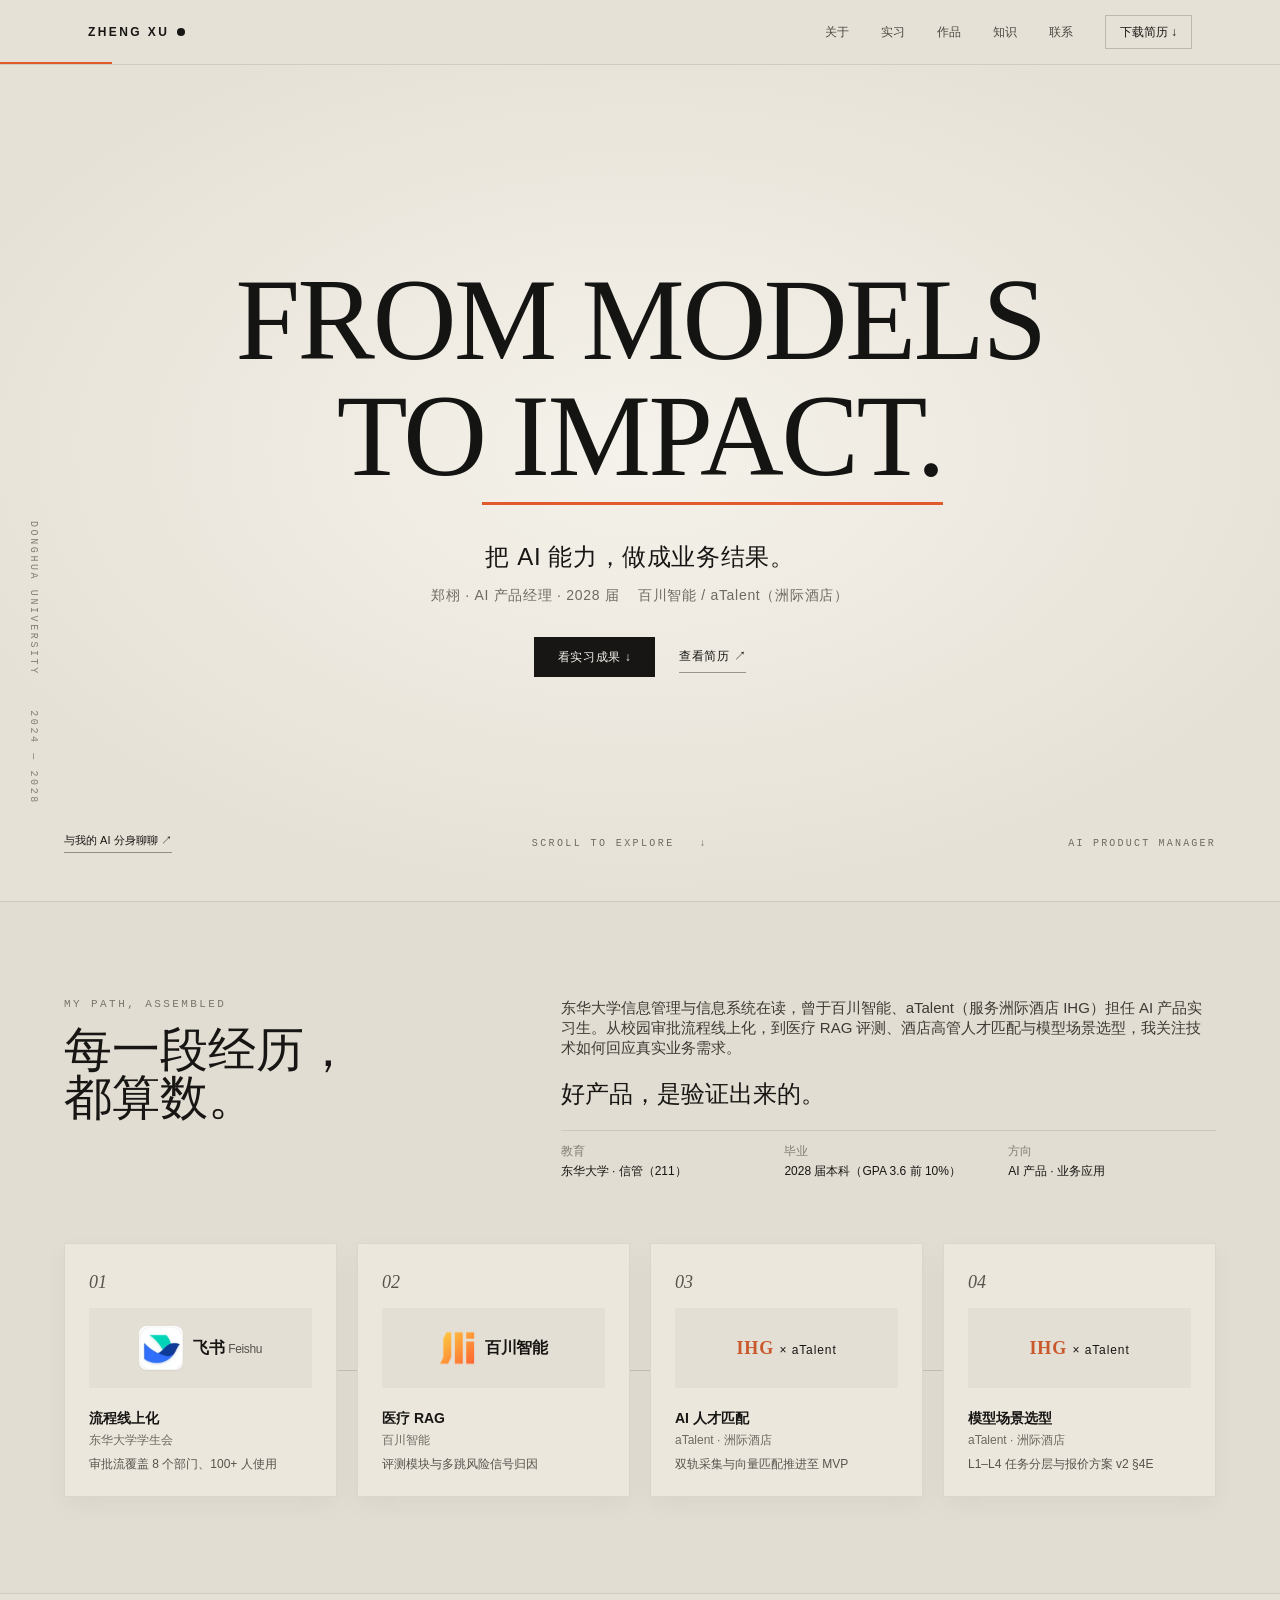
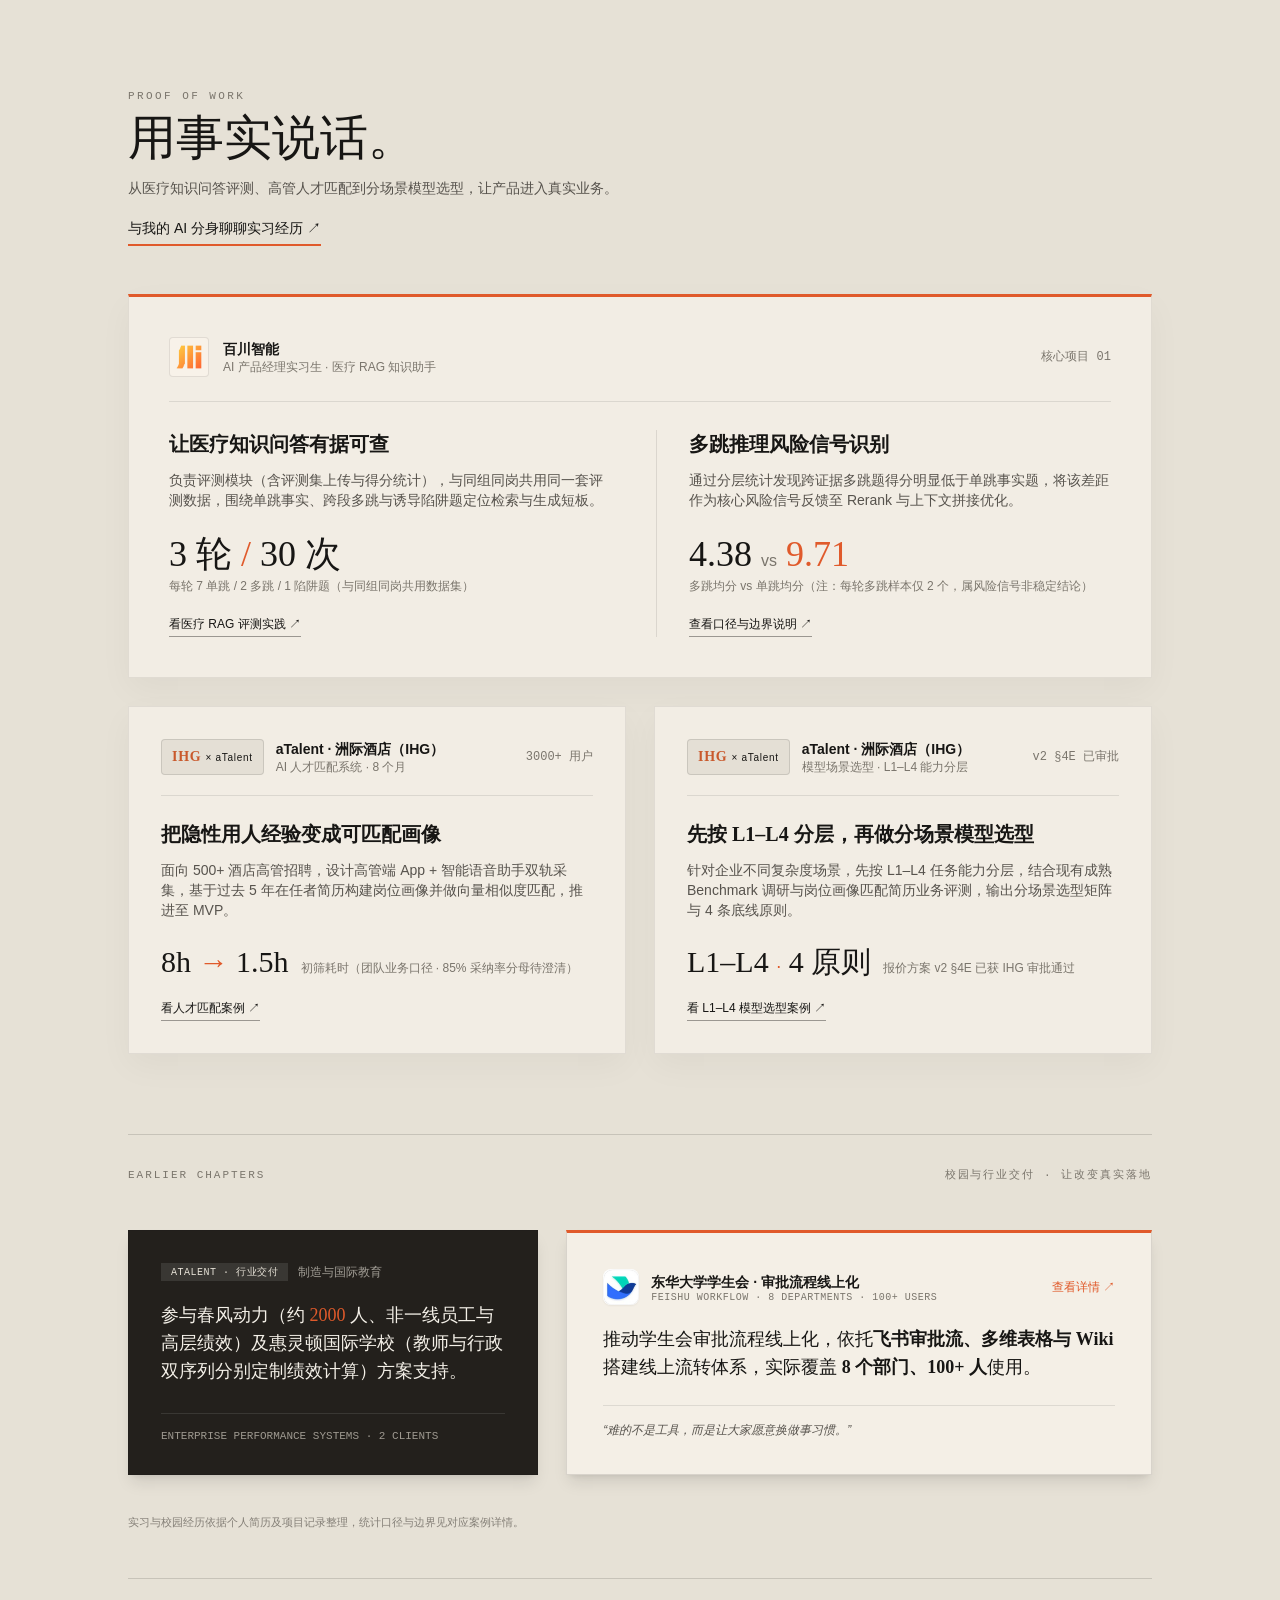
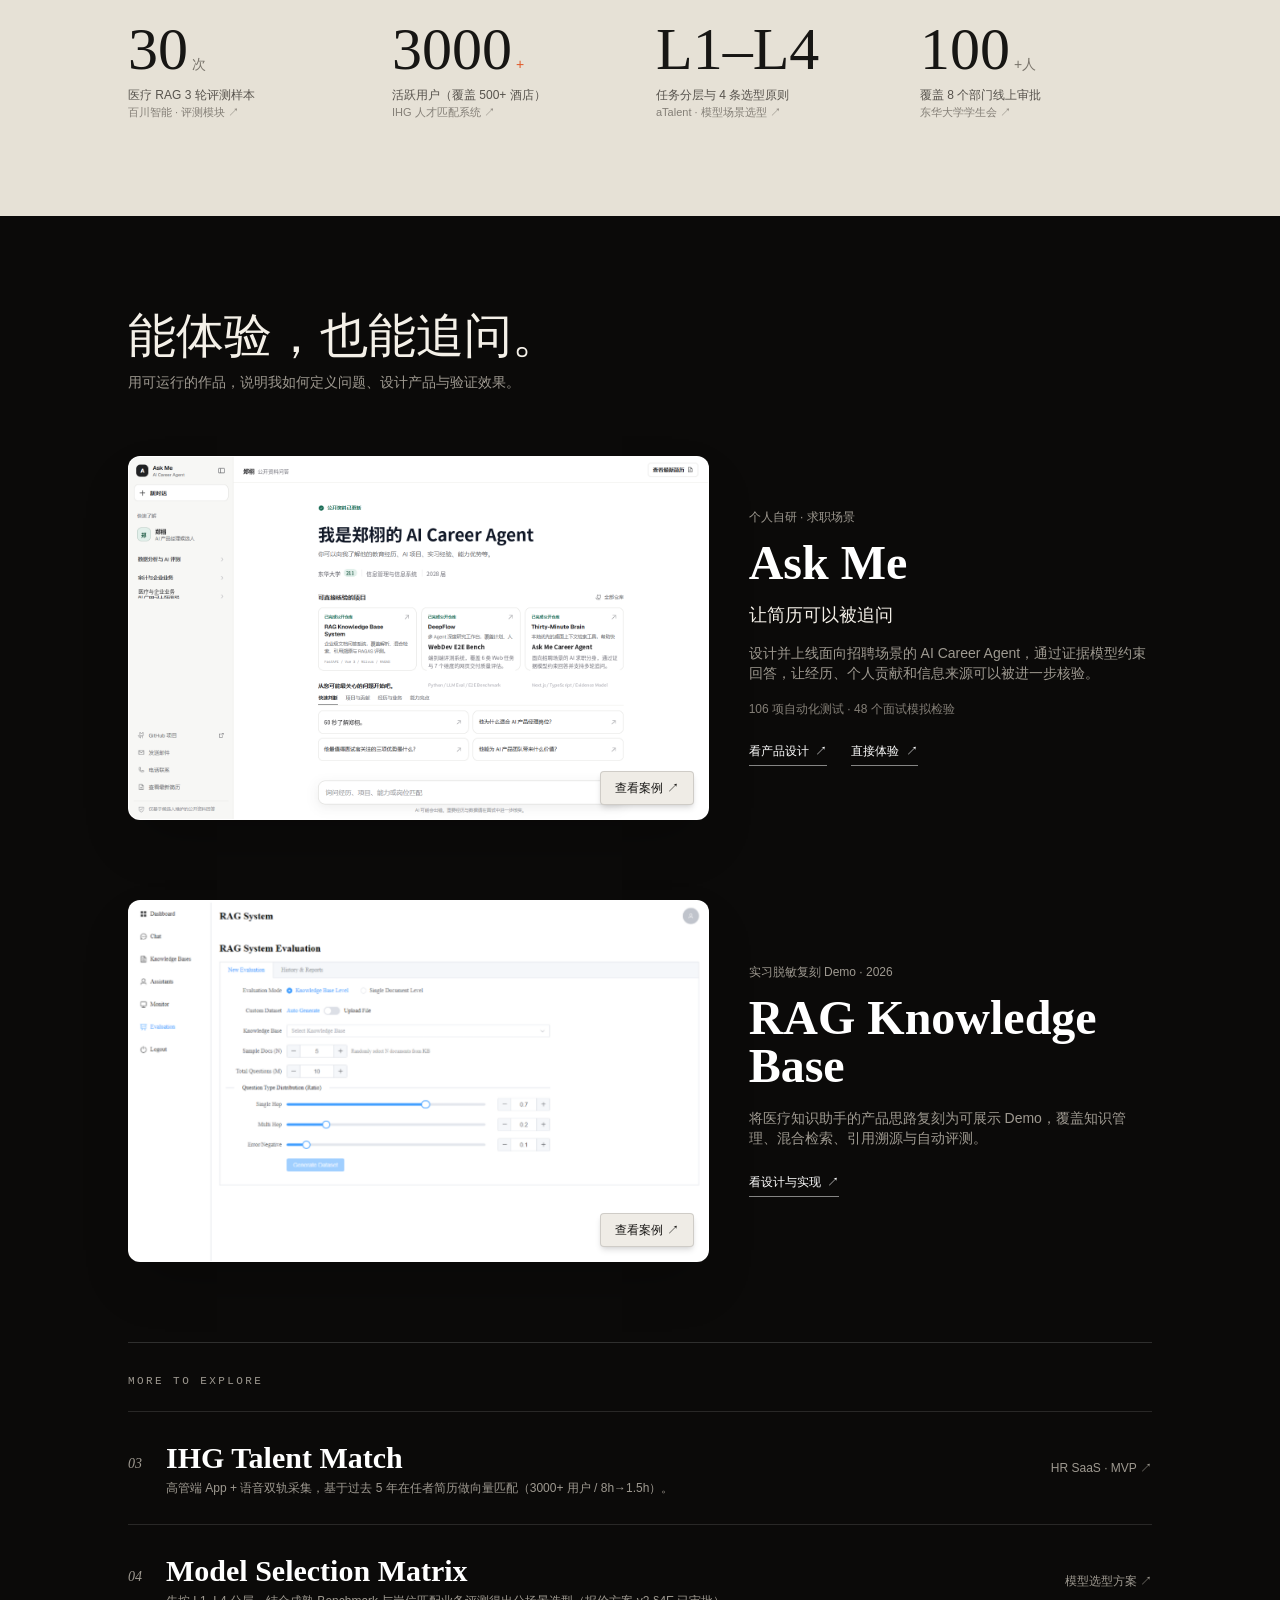
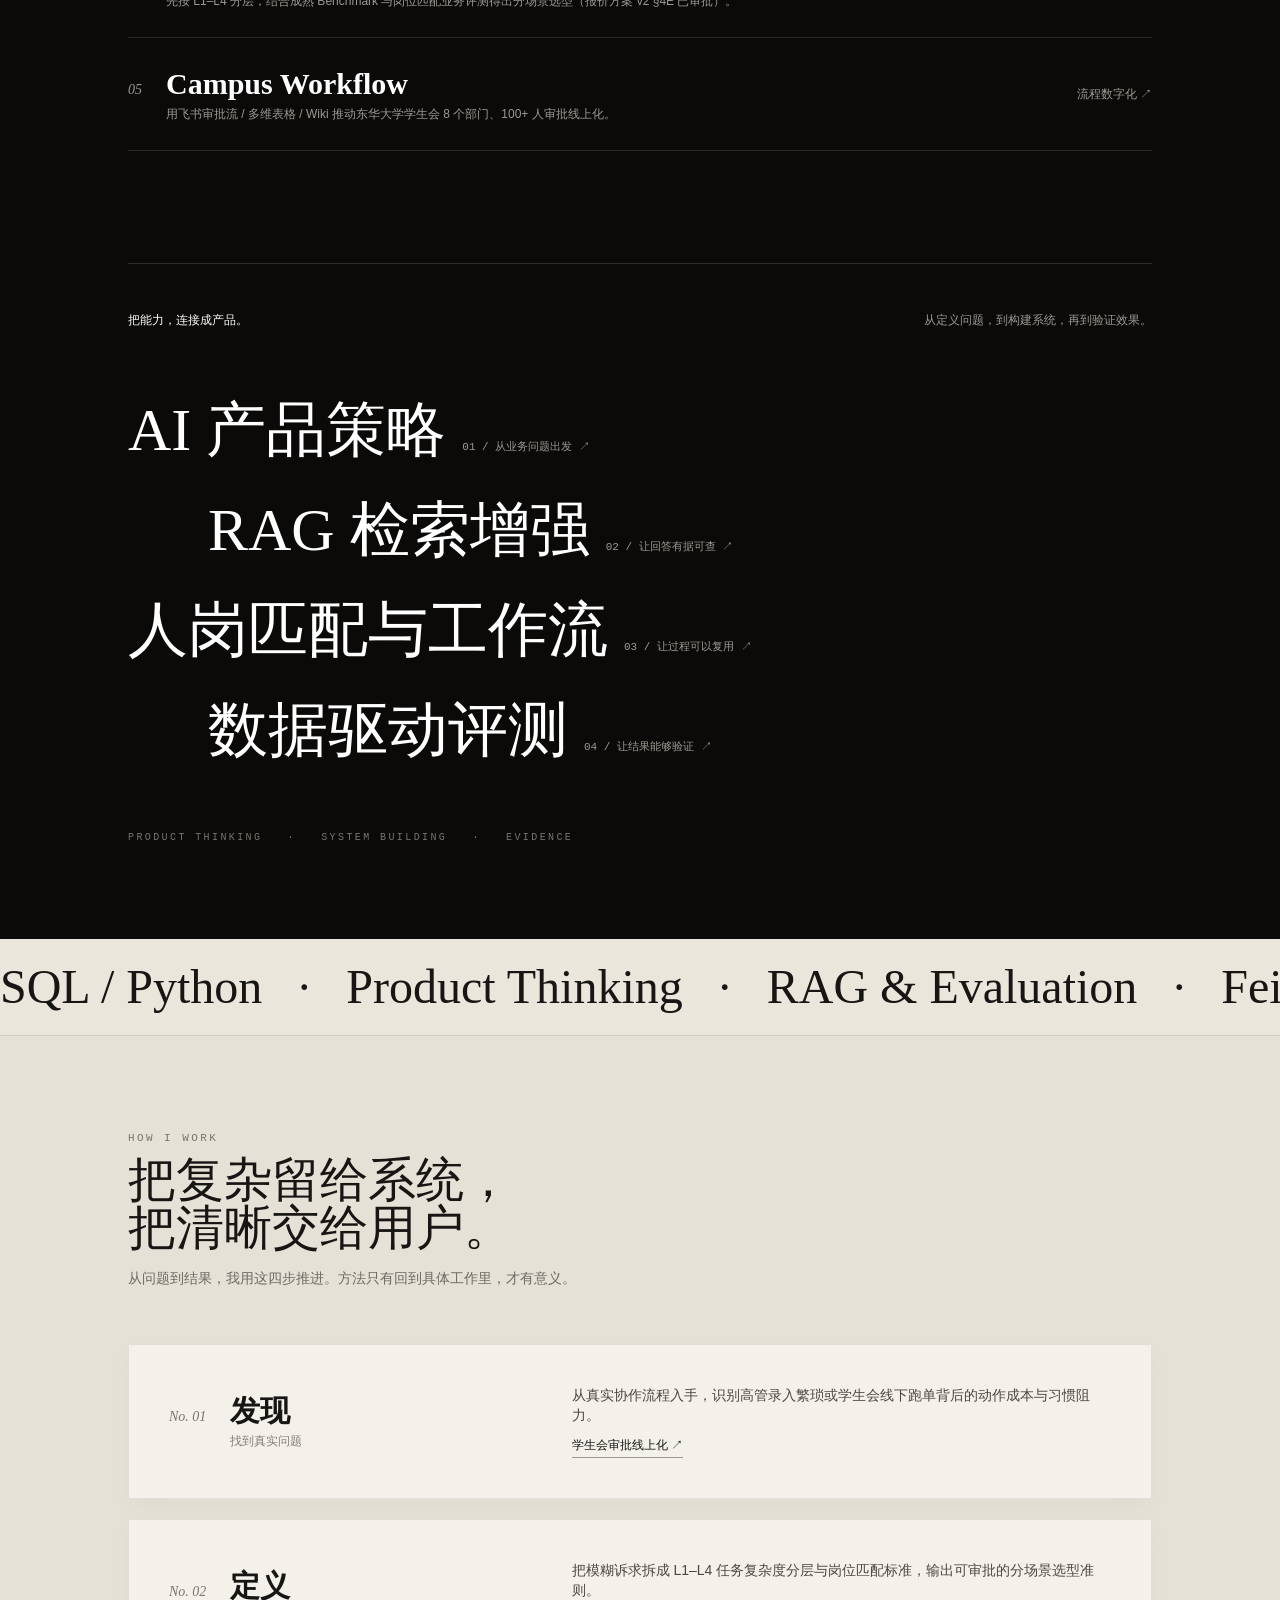
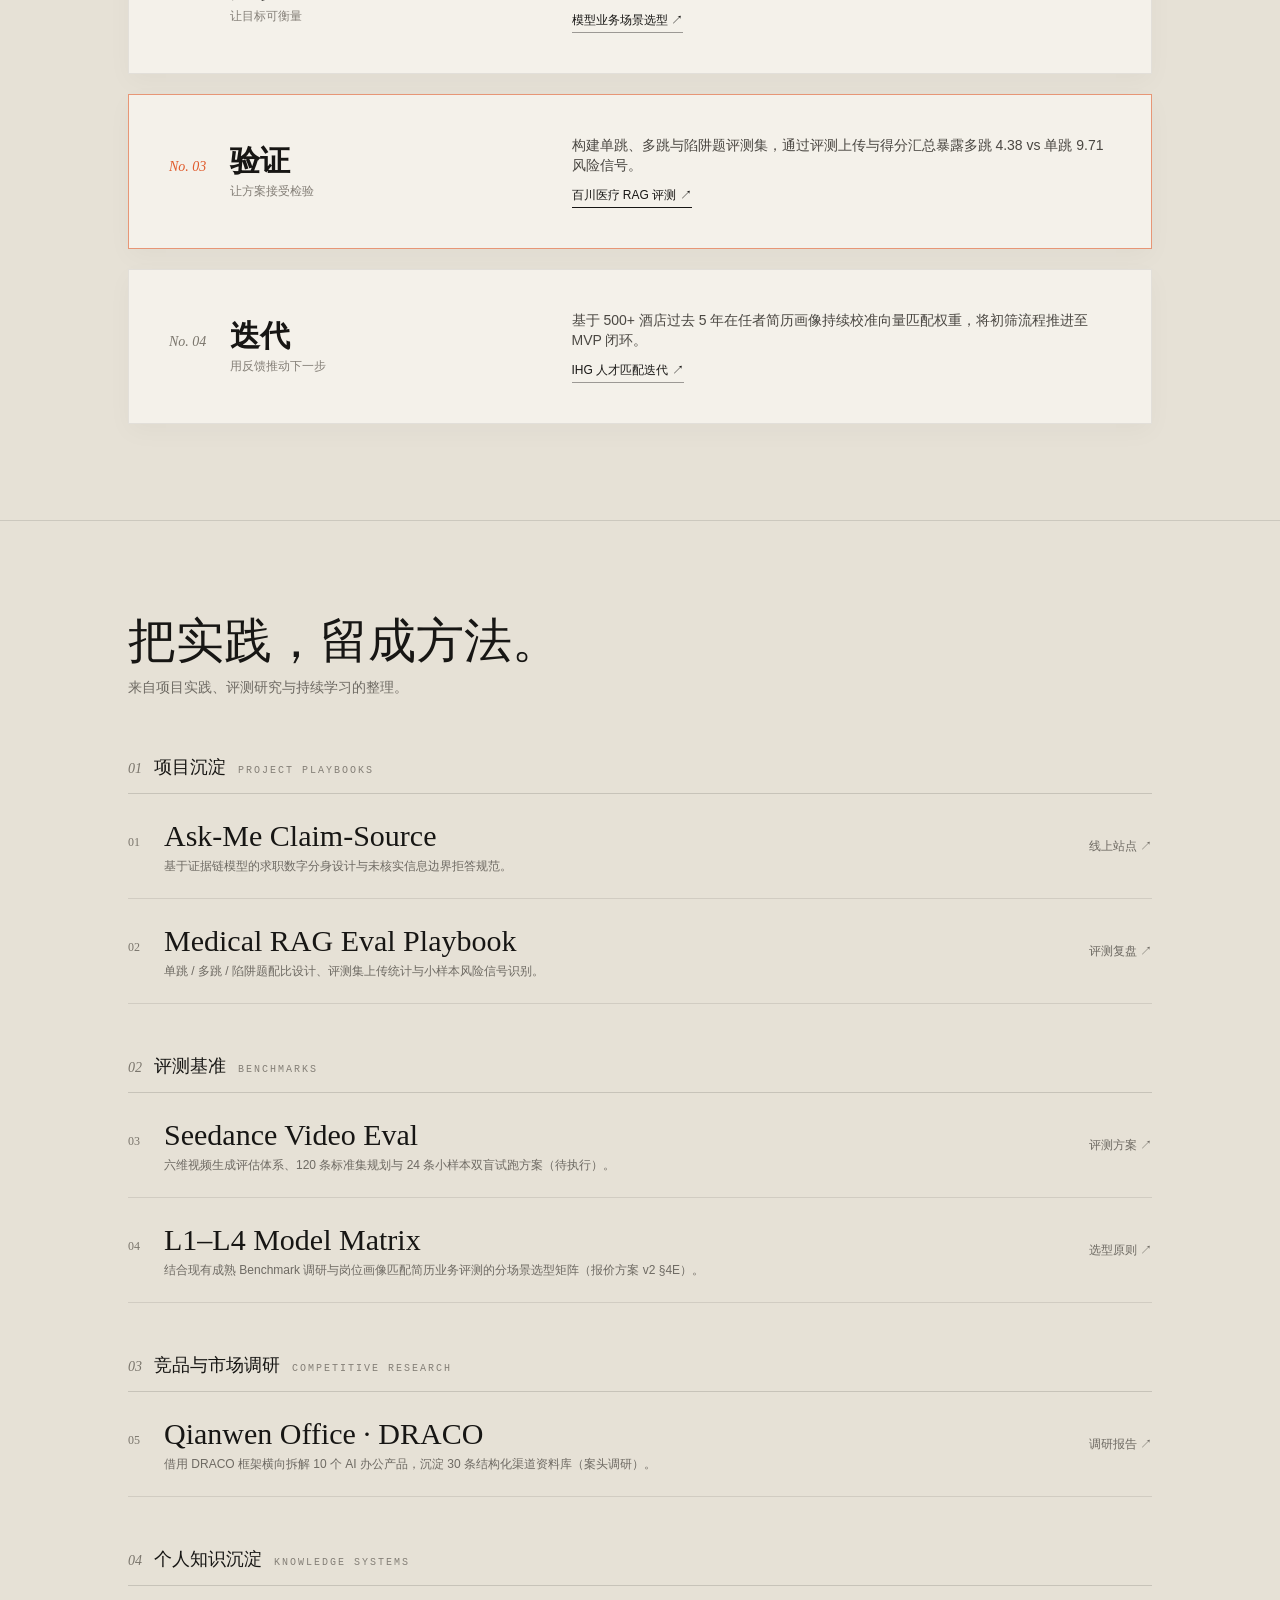
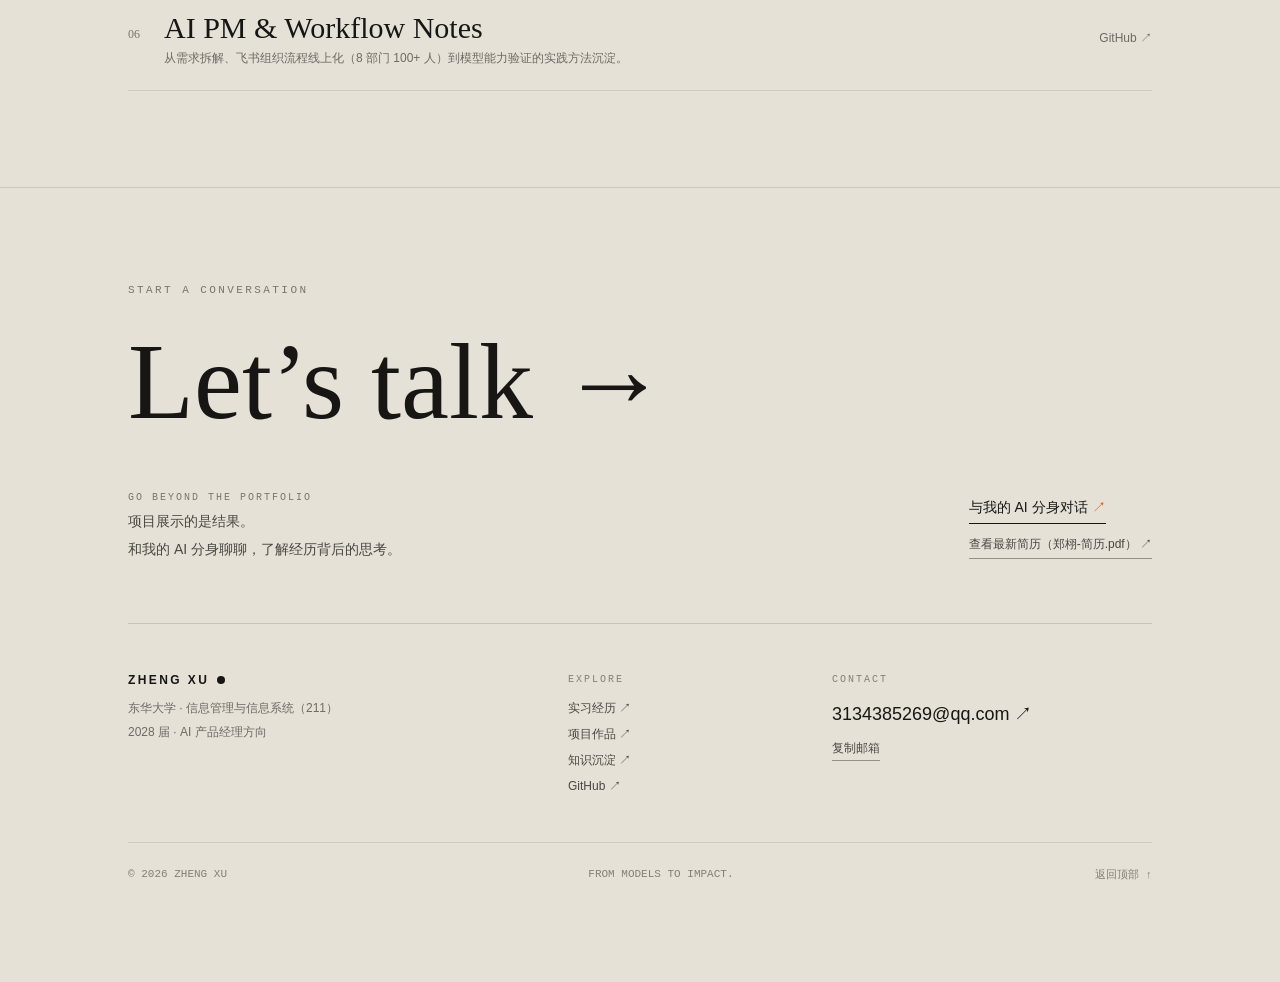
<file: index.html>
<!DOCTYPE html>
<html lang="zh-CN">
<head>
  <meta charset="UTF-8" />
  <meta name="viewport" content="width=device-width, initial-scale=1.0" />
  <title>郑栩 ZHENG XU — AI 产品经理作品集</title>
  <link rel="stylesheet" href="assets/css/style.css" />
</head>
<body class="selection:bg-[#e05a2b]/20 selection:text-[#171614]">

  <!-- 0. Top Navigation -->
  <header class="sticky top-0 z-40 bg-[#e6e1d6]/95 backdrop-blur-md border-b border-[#171614]/10 relative">
    <div class="max-w-6xl mx-auto px-4 sm:px-6 h-16 flex items-center justify-between">
      <a href="#heroWrap" class="flex items-center gap-2 text-xs tracking-[0.2em] font-semibold uppercase text-[#171614] whitespace-nowrap">
        <span>ZHENG XU</span>
        <span class="w-2 h-2 rounded-full bg-[#171614] inline-block"></span>
      </a>

      <nav class="flex items-center gap-3 sm:gap-8 text-xs text-[#4a4742] whitespace-nowrap">
        <a href="#studio" class="hover:text-[#171614] transition-colors">关于</a>
        <a href="#proof" class="hover:text-[#171614] transition-colors">实习</a>
        <a href="#work" class="hover:text-[#171614] transition-colors">作品</a>
        <a href="#knowledge" class="hover:text-[#171614] transition-colors">知识</a>
        <a href="#contact" class="hover:text-[#171614] transition-colors">联系</a>
        <a href="resume.pdf" target="_blank" rel="noopener noreferrer" download="郑栩-简历.pdf" class="resume-link px-2.5 sm:px-3.5 py-1.5 sm:py-2 border border-[#171614]/20 hover:border-[#171614] text-[#171614] text-xs transition-colors whitespace-nowrap">
          下载简历 ↓
        </a>
      </nav>
    </div>
    <!-- Subtle orange progress bar accent on header bottom -->
    <div class="h-[2px] w-28 bg-[#e05a2b] absolute bottom-0 left-0"></div>
  </header>

  <main>
    <!-- 1. HERO (Exact match to image_2.png) -->
    <section id="heroWrap" class="hero-spotlight relative min-h-[calc(100vh-4rem)] flex flex-col justify-between py-12 px-6">
      <!-- Left vertical school marker -->
      <div class="hidden lg:block absolute left-7 bottom-24 vertical-text font-mono-code text-[10px] tracking-[0.26em] text-[#847f77] uppercase">
        DONGHUA UNIVERSITY &nbsp;&nbsp; 2024 — 2028
      </div>

      <div class="flex-1 flex flex-col items-center justify-center text-center max-w-5xl mx-auto my-auto pt-8 pb-6">
        <h1 class="font-didone text-6xl sm:text-8xl md:text-[116px] leading-[0.98] tracking-[-0.02em] font-normal text-[#141413] uppercase select-none">
          FROM MODELS<br />
          <span class="inline-block relative">
            TO IMPACT.
            <span class="block h-[3px] bg-[#e05a2b] w-[76%] ml-auto mt-2"></span>
          </span>
        </h1>

        <p class="mt-9 text-xl sm:text-2xl text-[#171614] font-normal tracking-wide">
          把 AI 能力，做成业务结果。
        </p>

        <p class="mt-3 text-xs sm:text-sm text-[#6e6a63] tracking-wider">
          郑栩 · AI 产品经理 · 2028 届 &nbsp;&nbsp; 百川智能 / aTalent（洲际酒店）
        </p>

        <div class="mt-8 flex items-center justify-center gap-6">
          <a href="#studio" onclick="event.preventDefault(); document.getElementById('studio').scrollIntoView({ behavior: 'smooth' });" class="px-6 py-3 bg-[#171614] hover:bg-[#e05a2b] text-[#f5f2eb] text-xs tracking-wider transition-colors cursor-pointer">
            看实习成果 ↓
          </a>
          <a href="resume.pdf" target="_blank" rel="noopener noreferrer" class="resume-link py-2 border-b border-[#171614]/40 hover:border-[#171614] text-xs text-[#171614] tracking-wider transition-colors">
            查看简历 ↗
          </a>
        </div>
      </div>

      <!-- Bottom 3-column bar inside Hero -->
      <div class="max-w-6xl w-full mx-auto pt-4 flex items-center justify-between text-[11px] text-[#6e6a63]">
        <a href="https://kiecoo642-cpu.github.io/ask-me-zhengxu/" target="_blank" rel="noopener noreferrer" class="pb-1 border-b border-[#171614]/40 text-[#171614] hover:text-[#e05a2b] hover:border-[#e05a2b] transition-colors">
          与我的 AI 分身聊聊 ↗
        </a>
        <a href="#studio" onclick="event.preventDefault(); document.getElementById('studio').scrollIntoView({ behavior: 'smooth' });" class="font-mono-code text-[10px] tracking-[0.24em] uppercase hover:text-[#171614] transition-colors cursor-pointer">SCROLL TO EXPLORE &nbsp; ↓</a>
        <span class="font-mono-code text-[10px] tracking-[0.22em] uppercase hidden sm:inline">AI PRODUCT MANAGER</span>
      </div>
    </section>

    <!-- 2. MY PATH, ASSEMBLED (4 Core Experience Path Cards: Feishu -> Baichuan RAG -> IHG Talent Match -> L1-L4 Model Selection) -->
    <section id="studio" class="py-24 px-6 border-t border-[#171614]/10 bg-[#e2ddd2]">
      <div class="max-w-6xl mx-auto">
        <!-- Top 2-column intro -->
        <div class="grid grid-cols-1 lg:grid-cols-12 gap-10 items-start mb-16">
          <div class="lg:col-span-5">
            <div class="font-mono-code text-[11px] tracking-[0.22em] uppercase text-[#7a756c] mb-4">MY PATH, ASSEMBLED</div>
            <h2 class="font-serif-cn text-4xl sm:text-5xl leading-[1.22] font-normal text-[#171614]">
              每一段经历，<br />都算数。
            </h2>
          </div>

          <div class="lg:col-span-7 space-y-5 text-[#3d3a35]">
            <p class="text-sm sm:text-[15px] leading-relaxed">
              东华大学信息管理与信息系统在读，曾于百川智能、aTalent（服务洲际酒店 IHG）担任 AI 产品实习生。从校园审批流程线上化，到医疗 RAG 评测、酒店高管人才匹配与模型场景选型，我关注技术如何回应真实业务需求。
            </p>
            <p class="font-serif-cn text-xl sm:text-2xl text-[#171614]">
              好产品，是验证出来的。
            </p>

            <div class="pt-3 grid grid-cols-3 gap-4 border-t border-[#171614]/10 text-xs">
              <div>
                <div class="text-[#847f77] mb-1">教育</div>
                <div class="text-[#171614] font-medium">东华大学 · 信管（211）</div>
              </div>
              <div>
                <div class="text-[#847f77] mb-1">毕业</div>
                <div class="text-[#171614] font-medium">2028 届本科（GPA 3.6 前 10%）</div>
              </div>
              <div>
                <div class="text-[#847f77] mb-1">方向</div>
                <div class="text-[#171614] font-medium">AI 产品 · 业务应用</div>
              </div>
            </div>
          </div>
        </div>

        <!-- 4 Horizontal Path Cards (Removed old 01 school card; Feishu uses official SVG logo; last card focuses purely on Model Selection) -->
        <div class="relative">
          <div class="hidden md:block absolute top-1/2 left-0 right-0 h-[1px] bg-[#171614]/15 -z-0"></div>
          <div class="grid grid-cols-1 sm:grid-cols-2 lg:grid-cols-4 gap-5 relative z-10">
            <!-- Card 1: 东华大学学生会 (Official Feishu Logo) -->
            <div class="path-card p-6 flex flex-col justify-between cursor-pointer" onclick="openCase('dh-student-union')">
              <div>
                <div class="font-didone italic text-lg text-[#57534d] mb-3">01</div>
                <div class="h-20 bg-[#e4dfd5] flex items-center justify-center gap-2.5 mb-5 px-3">
                  <img src="assets/img/feishu-logo.png" alt="飞书 Feishu Logo" class="w-11 h-11 rounded-lg object-contain shadow-sm" />
                  <span class="font-bold text-base tracking-tight text-[#171614]">飞书 <span class="font-normal text-xs text-[#57534d]">Feishu</span></span>
                </div>
                <h3 class="font-bold text-sm text-[#171614] mb-1">流程线上化</h3>
                <div class="text-xs text-[#6e6a63]">东华大学学生会</div>
              </div>
              <div class="text-xs text-[#57534d] mt-2">审批流覆盖 8 个部门、100+ 人使用</div>
            </div>

            <!-- Card 2: 百川智能 · 医疗 RAG -->
            <div class="path-card p-6 flex flex-col justify-between cursor-pointer" onclick="openCase('baichuan-medical-rag')">
              <div>
                <div class="font-didone italic text-lg text-[#57534d] mb-3">02</div>
                <div class="h-20 bg-[#e4dfd5] flex items-center justify-center gap-2.5 mb-5 px-3">
                  <img src="assets/img/baichuan-logo.png" alt="百川智能 Logo" class="w-9 h-9 object-contain" />
                  <span class="font-bold text-base tracking-tight text-[#171614]">百川智能</span>
                </div>
                <h3 class="font-bold text-sm text-[#171614] mb-1">医疗 RAG</h3>
                <div class="text-xs text-[#6e6a63]">百川智能</div>
              </div>
              <div class="text-xs text-[#57534d] mt-2">评测模块与多跳风险信号归因</div>
            </div>

            <!-- Card 3: aTalent · 洲际酒店 人才匹配 -->
            <div class="path-card p-6 flex flex-col justify-between cursor-pointer" onclick="openCase('ihg-talent-match')">
              <div>
                <div class="font-didone italic text-lg text-[#57534d] mb-3">03</div>
                <div class="h-20 bg-[#e4dfd5] flex items-center justify-center mb-5 px-3">
                  <span class="font-didone font-bold text-lg tracking-wider text-[#c9592c]">IHG <span class="font-sans text-xs text-[#171614] font-medium">× aTalent</span></span>
                </div>
                <h3 class="font-bold text-sm text-[#171614] mb-1">AI 人才匹配</h3>
                <div class="text-xs text-[#6e6a63]">aTalent · 洲际酒店</div>
              </div>
              <div class="text-xs text-[#57534d] mt-2">双轨采集与向量匹配推进至 MVP</div>
            </div>

            <!-- Card 4: aTalent · 洲际酒店 模型场景选型 (Unified IHG × aTalent Logo!) -->
            <div class="path-card p-6 flex flex-col justify-between cursor-pointer" onclick="openCase('model-scene-selection')">
              <div>
                <div class="font-didone italic text-lg text-[#57534d] mb-3">04</div>
                <div class="h-20 bg-[#e4dfd5] flex items-center justify-center mb-5 px-3">
                  <span class="font-didone font-bold text-lg tracking-wider text-[#c9592c]">IHG <span class="font-sans text-xs text-[#171614] font-medium">× aTalent</span></span>
                </div>
                <h3 class="font-bold text-sm text-[#171614] mb-1">模型场景选型</h3>
                <div class="text-xs text-[#6e6a63]">aTalent · 洲际酒店</div>
              </div>
              <div class="text-xs text-[#57534d] mt-2">L1–L4 任务分层与报价方案 v2 §4E</div>
            </div>
          </div>
        </div>
      </div>
    </section>

    <!-- 3. PROOF OF WORK / 用事实说话 (百川 RAG #1, IHG 人才匹配 #2, IHG 模型场景选型 #3) -->
    <section id="proof" class="py-24 px-6 border-t border-[#171614]/10 bg-[#e6e1d6]">
      <div class="max-w-5xl mx-auto">
        <div class="mb-12">
          <div class="font-mono-code text-[11px] tracking-[0.22em] uppercase text-[#7a756c] mb-3">PROOF OF WORK</div>
          <h2 class="font-serif-cn text-4xl sm:text-5xl font-normal text-[#171614] mb-4">用事实说话。</h2>
          <p class="text-sm text-[#57534d] mb-5">从医疗知识问答评测、高管人才匹配到分场景模型选型，让产品进入真实业务。</p>
          <a href="https://kiecoo642-cpu.github.io/ask-me-zhengxu/" target="_blank" rel="noopener noreferrer" class="inline-block pb-1.5 border-b-2 border-[#e05a2b] text-sm font-medium text-[#171614] hover:text-[#e05a2b] transition-colors">
            与我的 AI 分身聊聊实习经历 ↗
          </a>
        </div>

        <!-- Featured First Card: 百川智能 · 医疗 RAG (Placed #1 with official Baichuan Logo) -->
        <div class="proof-card border-t-[3px] border-t-[#e05a2b] p-7 sm:p-10 mb-7">
          <div class="flex items-center justify-between pb-6 mb-7 border-b border-[#171614]/10">
            <div class="flex items-center gap-3.5">
              <div class="w-10 h-10 bg-[#f8f2e9] border border-[#171614]/10 flex items-center justify-center p-1.5 rounded">
                <img src="assets/img/baichuan-logo.png" alt="百川智能 Logo" class="w-full h-full object-contain" />
              </div>
              <div>
                <div class="font-bold text-sm text-[#171614]">百川智能</div>
                <div class="text-xs text-[#7a756c]">AI 产品经理实习生 · 医疗 RAG 知识助手</div>
              </div>
            </div>
            <span class="font-mono-code text-xs text-[#7a756c]">核心项目 01</span>
          </div>

          <div class="grid grid-cols-1 md:grid-cols-2 gap-8 md:divide-x md:divide-[#171614]/10">
            <div class="md:pr-4">
              <h3 class="font-serif-cn text-xl text-[#171614] mb-3">让医疗知识问答有据可查</h3>
              <p class="text-xs sm:text-sm text-[#57534d] leading-relaxed mb-6">
                负责评测模块（含评测集上传与得分统计），与同组同岗共用同一套评测数据，围绕单跳事实、跨段多跳与诱导陷阱题定位检索与生成短板。
              </p>
              <div class="font-didone text-3xl sm:text-4xl text-[#171614] mb-1">
                3 轮 <span class="text-[#e05a2b] font-light">/</span> 30 次
              </div>
              <div class="text-xs text-[#7a756c] mb-5">每轮 7 单跳 / 2 多跳 / 1 陷阱题（与同组同岗共用数据集）</div>
              <button onclick="openCase('baichuan-medical-rag')" class="pb-1 border-b border-[#171614]/40 hover:border-[#e05a2b] text-xs font-medium text-[#171614] hover:text-[#e05a2b]">
                看医疗 RAG 评测实践 ↗
              </button>
            </div>

            <div class="md:pl-8 pt-6 md:pt-0 border-t md:border-t-0 border-[#171614]/10">
              <h3 class="font-serif-cn text-xl text-[#171614] mb-3">多跳推理风险信号识别</h3>
              <p class="text-xs sm:text-sm text-[#57534d] leading-relaxed mb-6">
                通过分层统计发现跨证据多跳题得分明显低于单跳事实题，将该差距作为核心风险信号反馈至 Rerank 与上下文拼接优化。
              </p>
              <div class="font-didone text-3xl sm:text-4xl text-[#171614] mb-1">
                4.38 <span class="text-base font-sans text-[#7a756c]">vs</span> <span class="text-[#e05a2b]">9.71</span>
              </div>
              <div class="text-xs text-[#7a756c] mb-5">多跳均分 vs 单跳均分（注：每轮多跳样本仅 2 个，属风险信号非稳定结论）</div>
              <button onclick="openCase('baichuan-medical-rag')" class="pb-1 border-b border-[#171614]/40 hover:border-[#e05a2b] text-xs font-medium text-[#171614] hover:text-[#e05a2b]">
                查看口径与边界说明 ↗
              </button>
            </div>
          </div>
        </div>

        <!-- Second Row: 2 Side-by-Side Cards for aTalent / IHG (Both use identical IHG × aTalent logo!) -->
        <div class="grid grid-cols-1 md:grid-cols-2 gap-7">
          <!-- Card Left: IHG 人才匹配 (03) -->
          <div class="proof-card p-7 sm:p-8 flex flex-col justify-between">
            <div>
              <div class="flex items-center justify-between pb-5 mb-6 border-b border-[#171614]/10">
                <div class="flex items-center gap-3">
                  <div class="px-2.5 h-9 rounded bg-[#e4dfd5] border border-[#171614]/12 flex items-center justify-center whitespace-nowrap">
                    <span class="font-didone font-bold text-sm tracking-wider text-[#c9592c]">IHG <span class="font-sans text-[10px] text-[#171614] font-medium">× aTalent</span></span>
                  </div>
                  <div>
                    <div class="font-bold text-sm text-[#171614]">aTalent · 洲际酒店（IHG）</div>
                    <div class="text-xs text-[#7a756c]">AI 人才匹配系统 · 8 个月</div>
                  </div>
                </div>
                <span class="font-mono-code text-xs text-[#7a756c]">3000+ 用户</span>
              </div>

              <h3 class="font-serif-cn text-xl text-[#171614] mb-3">把隐性用人经验变成可匹配画像</h3>
              <p class="text-xs sm:text-sm text-[#57534d] leading-relaxed mb-6">
                面向 500+ 酒店高管招聘，设计高管端 App + 智能语音助手双轨采集，基于过去 5 年在任者简历构建岗位画像并做向量相似度匹配，推进至 MVP。
              </p>
            </div>

            <div>
              <div class="flex items-baseline gap-3 mb-2">
                <span class="font-didone text-3xl text-[#171614]">8h <span class="text-[#e05a2b]">→</span> 1.5h</span>
                <span class="text-xs text-[#7a756c]">初筛耗时（团队业务口径 · 85% 采纳率分母待澄清）</span>
              </div>
              <div class="mt-5 flex gap-5">
                <button onclick="openCase('ihg-talent-match')" class="pb-1 border-b border-[#171614]/40 hover:border-[#e05a2b] text-xs font-medium text-[#171614] hover:text-[#e05a2b]">
                  看人才匹配案例 ↗
                </button>
              </div>
            </div>
          </div>

          <!-- Card Right: IHG 模型场景选型 (04) (Identical IHG × aTalent logo!) -->
          <div class="proof-card p-7 sm:p-8 flex flex-col justify-between">
            <div>
              <div class="flex items-center justify-between pb-5 mb-6 border-b border-[#171614]/10">
                <div class="flex items-center gap-3">
                  <div class="px-2.5 h-9 rounded bg-[#e4dfd5] border border-[#171614]/12 flex items-center justify-center whitespace-nowrap">
                    <span class="font-didone font-bold text-sm tracking-wider text-[#c9592c]">IHG <span class="font-sans text-[10px] text-[#171614] font-medium">× aTalent</span></span>
                  </div>
                  <div>
                    <div class="font-bold text-sm text-[#171614]">aTalent · 洲际酒店（IHG）</div>
                    <div class="text-xs text-[#7a756c]">模型场景选型 · L1–L4 能力分层</div>
                  </div>
                </div>
                <span class="font-mono-code text-xs text-[#7a756c]">v2 §4E 已审批</span>
              </div>

              <h3 class="font-serif-cn text-xl text-[#171614] mb-3">先按 L1–L4 分层，再做分场景模型选型</h3>
              <p class="text-xs sm:text-sm text-[#57534d] leading-relaxed mb-6">
                针对企业不同复杂度场景，先按 L1–L4 任务能力分层，结合现有成熟 Benchmark 调研与岗位画像匹配简历业务评测，输出分场景选型矩阵与 4 条底线原则。
              </p>
            </div>

            <div>
              <div class="flex items-baseline gap-3 mb-2">
                <span class="font-didone text-3xl text-[#171614]">L1–L4 <span class="text-[#e05a2b] font-sans text-lg">·</span> 4 原则</span>
                <span class="text-xs text-[#7a756c]">报价方案 v2 §4E 已获 IHG 审批通过</span>
              </div>
              <div class="mt-5 flex gap-5">
                <button onclick="openCase('model-scene-selection')" class="pb-1 border-b border-[#171614]/40 hover:border-[#e05a2b] text-xs font-medium text-[#171614] hover:text-[#e05a2b]">
                  看 L1–L4 模型选型案例 ↗
                </button>
              </div>
            </div>
          </div>
        </div>

        <!-- EARLIER CHAPTERS (Refined Claude Warm Sandstone & Deep Espresso Palette instead of harsh orange!) -->
        <div class="mt-20 pt-8 border-t border-[#171614]/15">
          <div class="flex justify-between items-center text-[11px] font-mono-code tracking-[0.18em] text-[#7a756c] uppercase mb-12">
            <span>EARLIER CHAPTERS</span>
            <span>校园与行业交付 · 让改变真实落地</span>
          </div>

          <div class="grid grid-cols-1 md:grid-cols-12 gap-7 items-stretch">
            <!-- Left Warm Espresso Card: 春风动力 / 惠灵顿 -->
            <div class="md:col-span-5 bg-[#23201c] text-[#f4f0e8] p-7 sm:p-8 flex flex-col justify-between border border-[#171614]/15 shadow-lg">
              <div>
                <div class="flex items-center gap-2.5 mb-5">
                  <span class="px-2.5 py-0.5 bg-white/10 text-[10px] font-mono-code uppercase tracking-wider text-[#e6e1d6]">aTalent · 行业交付</span>
                  <span class="text-xs text-[#a19d95]">制造与国际教育</span>
                </div>
                <p class="font-serif-cn text-base sm:text-lg leading-relaxed text-[#f4f0e8]">
                  参与春风动力（约 <span class="font-didone text-[#e05a2b]">2000</span> 人、非一线员工与高层绩效）及惠灵顿国际学校（教师与行政双序列分别定制绩效计算）方案支持。
                </p>
              </div>
              <div class="mt-6 pt-4 border-t border-white/10 text-[11px] text-[#9e9990] font-mono-code">
                ENTERPRISE PERFORMANCE SYSTEMS · 2 CLIENTS
              </div>
            </div>

            <!-- Right Warm Sandstone Card (Replaced harsh bright orange with warm Claude cream + terracotta accent!): 东华大学学生会 -->
            <div onclick="openCase('dh-student-union')" class="md:col-span-7 bg-[#f4efe6] text-[#171614] p-7 sm:p-9 border border-[#171614]/12 border-t-[3px] border-t-[#e05a2b] shadow-lg cursor-pointer hover:translate-y-[-2px] transition-transform flex flex-col justify-between">
              <div>
                <div class="flex items-center justify-between gap-3 mb-5">
                  <div class="flex items-center gap-3">
                    <img src="assets/img/feishu-logo.png" alt="飞书 Feishu Logo" class="w-9 h-9 rounded-lg object-contain shadow-sm" />
                    <div>
                      <div class="font-bold text-sm text-[#171614]">东华大学学生会 · 审批流程线上化</div>
                      <div class="font-mono-code text-[10px] tracking-wider text-[#7a756c]">FEISHU WORKFLOW · 8 DEPARTMENTS · 100+ USERS</div>
                    </div>
                  </div>
                  <span class="text-xs text-[#e05a2b] font-medium whitespace-nowrap">查看详情 ↗</span>
                </div>
                <p class="font-serif-cn text-base sm:text-lg leading-relaxed text-[#171614]">
                  推动学生会审批流程线上化，依托<strong>飞书审批流、多维表格与 Wiki</strong>搭建线上流转体系，实际覆盖 <strong>8 个部门、100+ 人</strong>使用。
                </p>
              </div>
              <div class="mt-6 pt-4 border-t border-[#171614]/10 text-xs text-[#57534d] italic">
                “难的不是工具，而是让大家愿意换做事习惯。”
              </div>
            </div>
          </div>

          <p class="text-[11px] text-[#847f77] mt-10">实习与校园经历依据个人简历及项目记录整理，统计口径与边界见对应案例详情。</p>
        </div>

        <!-- Bottom 4 Giant Serif Numbers -->
        <div class="mt-12 pt-10 border-t border-[#171614]/15 grid grid-cols-2 md:grid-cols-4 gap-8">
          <div onclick="openCase('baichuan-medical-rag')" class="cursor-pointer group">
            <div class="font-didone text-5xl sm:text-6xl text-[#171614] group-hover:text-[#e05a2b] transition-colors">
              30<span class="text-sm font-sans text-[#7a756c] ml-1">次</span>
            </div>
            <div class="text-xs text-[#57534d] mt-2">医疗 RAG 3 轮评测样本</div>
            <div class="text-[11px] text-[#847f77] mt-0.5">百川智能 · 评测模块 ↗</div>
          </div>

          <div onclick="openCase('ihg-talent-match')" class="cursor-pointer group">
            <div class="font-didone text-5xl sm:text-6xl text-[#171614] group-hover:text-[#e05a2b] transition-colors">
              3000<span class="text-sm font-sans text-[#e05a2b] ml-1">+</span>
            </div>
            <div class="text-xs text-[#57534d] mt-2">活跃用户（覆盖 500+ 酒店）</div>
            <div class="text-[11px] text-[#847f77] mt-0.5">IHG 人才匹配系统 ↗</div>
          </div>

          <div onclick="openCase('model-scene-selection')" class="cursor-pointer group">
            <div class="font-didone text-5xl sm:text-6xl text-[#171614] group-hover:text-[#e05a2b] transition-colors">
              L1–L4
            </div>
            <div class="text-xs text-[#57534d] mt-2">任务分层与 4 条选型原则</div>
            <div class="text-[11px] text-[#847f77] mt-0.5">aTalent · 模型场景选型 ↗</div>
          </div>

          <div onclick="openCase('dh-student-union')" class="cursor-pointer group">
            <div class="font-didone text-5xl sm:text-6xl text-[#171614] group-hover:text-[#e05a2b] transition-colors">
              100<span class="text-sm font-sans text-[#7a756c] ml-1">+人</span>
            </div>
            <div class="text-xs text-[#57534d] mt-2">覆盖 8 个部门线上审批</div>
            <div class="text-[11px] text-[#847f77] mt-0.5">东华大学学生会 ↗</div>
          </div>
        </div>
      </div>
    </section>

    <!-- 4. SELECTED WORK & CAPABILITIES (Deep Black Section #0B0A09 — Matching image_2.png!) -->
    <section id="work" class="bg-[#0b0a09] text-[#f4f0e8] py-24 px-6">
      <div class="max-w-5xl mx-auto">
        <div class="mb-16">
          <h2 class="font-serif-cn text-4xl sm:text-5xl font-normal text-[#f4f0e8] mb-3">能体验，也能追问。</h2>
          <p class="text-sm text-[#9e9990]">用可运行的作品，说明我如何定义问题、设计产品与验证效果。</p>
        </div>

        <!-- 2 Big Featured Screenshot Showcase Cards (Exact match to image_2.png!) -->
        <div class="space-y-20 mb-20">
          <!-- Featured 1: Ask Me (郑栩版 Screenshot + Right Copy) -->
          <div class="grid grid-cols-1 lg:grid-cols-12 gap-10 items-center">
            <div onclick="openCase('ask-me-zhengxu')" class="lg:col-span-7 bg-white rounded-xl overflow-hidden shadow-2xl cursor-pointer group relative border border-white/10">
              <img src="assets/img/ask-me-preview.png" alt="Ask Me · 我是郑栩的 AI Career Agent" class="w-full h-auto block group-hover:scale-[1.01] transition-transform duration-300" />
              <span class="absolute bottom-3.5 right-3.5 px-3.5 py-2 rounded bg-[#efece6] text-[#171614] border border-[#171614]/15 text-xs font-medium shadow-md group-hover:bg-[#e05a2b] group-hover:text-white transition-colors">
                查看案例 ↗
              </span>
            </div>

            <div class="lg:col-span-5 space-y-3.5">
              <div class="text-xs text-[#9e9990]">个人自研 · 求职场景</div>
              <h3 class="font-didone text-4xl sm:text-5xl text-white">Ask Me</h3>
              <div class="text-base sm:text-lg text-[#f4f0e8] font-medium">让简历可以被追问</div>
              <p class="text-xs sm:text-sm text-[#9e9990] leading-relaxed">
                设计并上线面向招聘场景的 AI Career Agent，通过证据模型约束回答，让经历、个人贡献和信息来源可以被进一步核验。
              </p>
              <div class="text-xs text-[#847f77] pt-1">
                106 项自动化测试 · 48 个面试模拟检验
              </div>
              <div class="pt-3 flex items-center gap-6">
                <button onclick="openCase('ask-me-zhengxu')" class="pb-1.5 border-b border-white/50 hover:border-white text-xs text-white font-medium transition-colors">
                  看产品设计 &nbsp;↗
                </button>
                <a href="https://kiecoo642-cpu.github.io/ask-me-zhengxu/" target="_blank" rel="noopener noreferrer" class="pb-1.5 border-b border-white/50 hover:border-white text-xs text-white font-medium transition-colors">
                  直接体验 &nbsp;↗
                </a>
              </div>
            </div>
          </div>

          <!-- Featured 2: RAG Knowledge Base (RAG System Evaluation Screenshot + Right Copy) -->
          <div class="grid grid-cols-1 lg:grid-cols-12 gap-10 items-center">
            <div onclick="openCase('rag-knowledge-base')" class="lg:col-span-7 bg-white rounded-xl overflow-hidden shadow-2xl cursor-pointer group relative border border-white/10">
              <img src="assets/img/rag-eval-main.png" alt="RAG Knowledge Base · RAG System Evaluation" class="w-full h-auto block group-hover:scale-[1.01] transition-transform duration-300" />
              <span class="absolute bottom-3.5 right-3.5 px-3.5 py-2 rounded bg-[#efece6] text-[#171614] border border-[#171614]/15 text-xs font-medium shadow-md group-hover:bg-[#e05a2b] group-hover:text-white transition-colors">
                查看案例 ↗
              </span>
            </div>

            <div class="lg:col-span-5 space-y-3.5">
              <div class="text-xs text-[#9e9990]">实习脱敏复刻 Demo · 2026</div>
              <h3 class="font-didone text-4xl sm:text-5xl text-white">RAG Knowledge Base</h3>
              <p class="text-xs sm:text-sm text-[#9e9990] leading-relaxed pt-1">
                将医疗知识助手的产品思路复刻为可展示 Demo，覆盖知识管理、混合检索、引用溯源与自动评测。
              </p>
              <div class="pt-3 flex items-center gap-6">
                <button onclick="openCase('rag-knowledge-base')" class="pb-1.5 border-b border-white/50 hover:border-white text-xs text-white font-medium transition-colors">
                  看设计与实现 &nbsp;↗
                </button>
              </div>
            </div>
          </div>
        </div>

        <!-- MORE TO EXPLORE -->
        <div class="pt-8 border-t border-white/15">
          <div class="font-mono-code text-[11px] tracking-[0.22em] text-[#9e9990] uppercase mb-6">MORE TO EXPLORE</div>

          <div class="divide-y divide-white/12 border-t border-b border-white/12">
            <div onclick="openCase('ihg-talent-match')" class="py-7 flex items-center justify-between gap-4 cursor-pointer group">
              <div class="flex items-baseline gap-6">
                <span class="font-didone italic text-sm text-[#9e9990]">03</span>
                <div>
                  <h4 class="font-didone text-2xl sm:text-3xl text-white group-hover:text-[#e05a2b] transition-colors">IHG Talent Match</h4>
                  <p class="text-xs text-[#9e9990] mt-1">高管端 App + 语音双轨采集，基于过去 5 年在任者简历做向量匹配（3000+ 用户 / 8h→1.5h）。</p>
                </div>
              </div>
              <span class="text-xs text-[#9e9990] group-hover:text-white whitespace-nowrap">HR SaaS · MVP ↗</span>
            </div>

            <div onclick="openCase('model-scene-selection')" class="py-7 flex items-center justify-between gap-4 cursor-pointer group">
              <div class="flex items-baseline gap-6">
                <span class="font-didone italic text-sm text-[#9e9990]">04</span>
                <div>
                  <h4 class="font-didone text-2xl sm:text-3xl text-white group-hover:text-[#e05a2b] transition-colors">Model Selection Matrix</h4>
                  <p class="text-xs text-[#9e9990] mt-1">先按 L1–L4 分层，结合成熟 Benchmark 与岗位匹配业务评测得出分场景选型（报价方案 v2 §4E 已审批）。</p>
                </div>
              </div>
              <span class="text-xs text-[#9e9990] group-hover:text-white whitespace-nowrap">模型选型方案 ↗</span>
            </div>

            <div onclick="openCase('dh-student-union')" class="py-7 flex items-center justify-between gap-4 cursor-pointer group">
              <div class="flex items-baseline gap-6">
                <span class="font-didone italic text-sm text-[#9e9990]">05</span>
                <div>
                  <h4 class="font-didone text-2xl sm:text-3xl text-white group-hover:text-[#e05a2b] transition-colors">Campus Workflow</h4>
                  <p class="text-xs text-[#9e9990] mt-1">用飞书审批流 / 多维表格 / Wiki 推动东华大学学生会 8 个部门、100+ 人审批线上化。</p>
                </div>
              </div>
              <span class="text-xs text-[#9e9990] group-hover:text-white whitespace-nowrap">流程数字化 ↗</span>
            </div>
          </div>
        </div>

        <!-- 5. CAPABILITIES -->
        <div class="mt-28 pt-12 border-t border-white/15">
          <div class="flex flex-wrap justify-between items-center gap-4 text-xs text-[#9e9990] mb-14">
            <span class="text-white font-medium">把能力，连接成产品。</span>
            <span>从定义问题，到构建系统，再到验证效果。</span>
          </div>

          <div class="space-y-8 sm:space-y-10 py-4">
            <div class="flex items-baseline gap-4">
              <span class="font-serif-cn text-4xl sm:text-6xl text-white">AI 产品策略</span>
              <span class="font-mono-code text-[11px] text-[#9e9990]">01 / 从业务问题出发 ↗</span>
            </div>
            <div class="flex items-baseline gap-4 sm:pl-20">
              <span class="font-serif-cn text-4xl sm:text-6xl text-white">RAG 检索增强</span>
              <span class="font-mono-code text-[11px] text-[#9e9990]">02 / 让回答有据可查 ↗</span>
            </div>
            <div class="flex items-baseline gap-4">
              <span class="font-serif-cn text-4xl sm:text-6xl text-white">人岗匹配与工作流</span>
              <span class="font-mono-code text-[11px] text-[#9e9990]">03 / 让过程可以复用 ↗</span>
            </div>
            <div class="flex items-baseline gap-4 sm:pl-20">
              <span class="font-serif-cn text-4xl sm:text-6xl text-white">数据驱动评测</span>
              <span class="font-mono-code text-[11px] text-[#9e9990]">04 / 让结果能够验证 ↗</span>
            </div>
          </div>

          <div class="mt-14 font-mono-code text-[10px] tracking-[0.24em] text-[#7a756c] uppercase">
            PRODUCT THINKING &nbsp; · &nbsp; SYSTEM BUILDING &nbsp; · &nbsp; EVIDENCE
          </div>
        </div>
      </div>
    </section>

    <!-- Giant Serif Marquee Band -->
    <div class="bg-[#ebe6dc] border-b border-[#171614]/12 py-6 overflow-hidden">
      <div class="marquee-track items-center gap-12 font-didone text-3xl sm:text-5xl text-[#171614]">
        <span>SQL / Python &nbsp; · &nbsp; Product Thinking &nbsp; · &nbsp; RAG &amp; Evaluation &nbsp; · &nbsp; Feishu Workflow &nbsp; · &nbsp;</span>
        <span>SQL / Python &nbsp; · &nbsp; Product Thinking &nbsp; · &nbsp; RAG &amp; Evaluation &nbsp; · &nbsp; Feishu Workflow &nbsp; · &nbsp;</span>
      </div>
    </div>

    <!-- 6. HOW I WORK -->
    <section id="method" class="py-24 px-6 bg-[#e6e1d6]">
      <div class="max-w-5xl mx-auto">
        <div class="mb-14">
          <div class="font-mono-code text-[11px] tracking-[0.22em] uppercase text-[#7a756c] mb-3">HOW I WORK</div>
          <h2 class="font-serif-cn text-4xl sm:text-5xl leading-[1.22] font-normal text-[#171614] mb-4">
            把复杂留给系统，<br />把清晰交给用户。
          </h2>
          <p class="text-xs sm:text-sm text-[#6e6a63]">从问题到结果，我用这四步推进。方法只有回到具体工作里，才有意义。</p>
        </div>

        <div class="space-y-5">
          <!-- No. 01 -->
          <div onclick="openCase('dh-student-union')" class="method-row-card p-8 sm:p-10 grid grid-cols-1 md:grid-cols-12 gap-6 items-center cursor-pointer">
            <div class="md:col-span-5 flex items-baseline gap-6">
              <span class="font-didone italic text-sm text-[#7a756c]">No. 01</span>
              <div>
                <h3 class="font-serif-cn text-3xl text-[#171614]">发现</h3>
                <div class="text-xs text-[#847f77] mt-1">找到真实问题</div>
              </div>
            </div>
            <div class="md:col-span-7 space-y-3">
              <p class="text-xs sm:text-sm text-[#4a4742]">从真实协作流程入手，识别高管录入繁琐或学生会线下跑单背后的动作成本与习惯阻力。</p>
              <span class="inline-block pb-1 border-b border-[#171614]/40 text-xs text-[#171614]">学生会审批线上化 ↗</span>
            </div>
          </div>

          <!-- No. 02 -->
          <div onclick="openCase('model-scene-selection')" class="method-row-card p-8 sm:p-10 grid grid-cols-1 md:grid-cols-12 gap-6 items-center cursor-pointer">
            <div class="md:col-span-5 flex items-baseline gap-6">
              <span class="font-didone italic text-sm text-[#7a756c]">No. 02</span>
              <div>
                <h3 class="font-serif-cn text-3xl text-[#171614]">定义</h3>
                <div class="text-xs text-[#847f77] mt-1">让目标可衡量</div>
              </div>
            </div>
            <div class="md:col-span-7 space-y-3">
              <p class="text-xs sm:text-sm text-[#4a4742]">把模糊诉求拆成 L1–L4 任务复杂度分层与岗位匹配标准，输出可审批的分场景选型准则。</p>
              <span class="inline-block pb-1 border-b border-[#171614]/40 text-xs text-[#171614]">模型业务场景选型 ↗</span>
            </div>
          </div>

          <!-- No. 03 -->
          <div onclick="openCase('baichuan-medical-rag')" class="method-row-card border-[#e05a2b]/60 p-8 sm:p-10 grid grid-cols-1 md:grid-cols-12 gap-6 items-center cursor-pointer">
            <div class="md:col-span-5 flex items-baseline gap-6">
              <span class="font-didone italic text-sm text-[#e05a2b]">No. 03</span>
              <div>
                <h3 class="font-serif-cn text-3xl text-[#171614]">验证</h3>
                <div class="text-xs text-[#847f77] mt-1">让方案接受检验</div>
              </div>
            </div>
            <div class="md:col-span-7 space-y-3">
              <p class="text-xs sm:text-sm text-[#4a4742]">构建单跳、多跳与陷阱题评测集，通过评测上传与得分汇总暴露多跳 4.38 vs 单跳 9.71 风险信号。</p>
              <span class="inline-block pb-1 border-b border-[#171614] text-xs font-medium text-[#171614]">百川医疗 RAG 评测 ↗</span>
            </div>
          </div>

          <!-- No. 04 -->
          <div onclick="openCase('ihg-talent-match')" class="method-row-card p-8 sm:p-10 grid grid-cols-1 md:grid-cols-12 gap-6 items-center cursor-pointer">
            <div class="md:col-span-5 flex items-baseline gap-6">
              <span class="font-didone italic text-sm text-[#7a756c]">No. 04</span>
              <div>
                <h3 class="font-serif-cn text-3xl text-[#171614]">迭代</h3>
                <div class="text-xs text-[#847f77] mt-1">用反馈推动下一步</div>
              </div>
            </div>
            <div class="md:col-span-7 space-y-3">
              <p class="text-xs sm:text-sm text-[#4a4742]">基于 500+ 酒店过去 5 年在任者简历画像持续校准向量匹配权重，将初筛流程推进至 MVP 闭环。</p>
              <span class="inline-block pb-1 border-b border-[#171614]/40 text-xs text-[#171614]">IHG 人才匹配迭代 ↗</span>
            </div>
          </div>
        </div>
      </div>
    </section>

    <!-- 7. KNOWLEDGE / 把实践，留成方法 -->
    <section id="knowledge" class="py-24 px-6 border-t border-[#171614]/12 bg-[#e6e1d6]">
      <div class="max-w-5xl mx-auto">
        <h2 class="font-serif-cn text-4xl sm:text-5xl font-normal text-[#171614] mb-3">把实践，留成方法。</h2>
        <p class="text-xs sm:text-sm text-[#6e6a63] mb-14">来自项目实践、评测研究与持续学习的整理。</p>

        <div class="space-y-12">
          <!-- Group 01 -->
          <div>
            <div class="flex items-baseline gap-3 pb-3 border-b border-[#171614]/15">
              <span class="font-didone italic text-sm text-[#7a756c]">01</span>
              <span class="font-serif-cn text-lg text-[#171614]">项目沉淀</span>
              <span class="font-mono-code text-[10px] tracking-[0.2em] text-[#847f77] uppercase">PROJECT PLAYBOOKS</span>
            </div>
            <div class="divide-y divide-[#171614]/10 border-b border-[#171614]/10">
              <a href="https://kiecoo642-cpu.github.io/ask-me-zhengxu/" target="_blank" rel="noopener noreferrer" class="py-6 flex items-center justify-between gap-4 group">
                <div class="flex items-baseline gap-6">
                  <span class="font-didone text-xs text-[#7a756c]">01</span>
                  <div>
                    <div class="font-didone text-2xl sm:text-3xl text-[#171614] group-hover:text-[#e05a2b] transition-colors">Ask-Me Claim-Source</div>
                    <p class="text-xs text-[#6e6a63] mt-1">基于证据链模型的求职数字分身设计与未核实信息边界拒答规范。</p>
                  </div>
                </div>
                <span class="text-xs text-[#6e6a63] group-hover:text-[#171614] whitespace-nowrap">线上站点 ↗</span>
              </a>

              <div onclick="openCase('baichuan-medical-rag')" class="py-6 flex items-center justify-between gap-4 group cursor-pointer">
                <div class="flex items-baseline gap-6">
                  <span class="font-didone text-xs text-[#7a756c]">02</span>
                  <div>
                    <div class="font-didone text-2xl sm:text-3xl text-[#171614] group-hover:text-[#e05a2b] transition-colors">Medical RAG Eval Playbook</div>
                    <p class="text-xs text-[#6e6a63] mt-1">单跳 / 多跳 / 陷阱题配比设计、评测集上传统计与小样本风险信号识别。</p>
                  </div>
                </div>
                <span class="text-xs text-[#6e6a63] group-hover:text-[#171614] whitespace-nowrap">评测复盘 ↗</span>
              </div>
            </div>
          </div>

          <!-- Group 02 -->
          <div>
            <div class="flex items-baseline gap-3 pb-3 border-b border-[#171614]/15">
              <span class="font-didone italic text-sm text-[#7a756c]">02</span>
              <span class="font-serif-cn text-lg text-[#171614]">评测基准</span>
              <span class="font-mono-code text-[10px] tracking-[0.2em] text-[#847f77] uppercase">BENCHMARKS</span>
            </div>
            <div class="divide-y divide-[#171614]/10 border-b border-[#171614]/10">
              <a href="seedance-eval-spec.html" target="_blank" rel="noopener noreferrer" class="report-link py-6 flex items-center justify-between gap-4 group">
                <div class="flex items-baseline gap-6">
                  <span class="font-didone text-xs text-[#7a756c]">03</span>
                  <div>
                    <div class="font-didone text-2xl sm:text-3xl text-[#171614] group-hover:text-[#e05a2b] transition-colors">Seedance Video Eval</div>
                    <p class="text-xs text-[#6e6a63] mt-1">六维视频生成评估体系、120 条标准集规划与 24 条小样本双盲试跑方案（待执行）。</p>
                  </div>
                </div>
                <span class="text-xs text-[#6e6a63] group-hover:text-[#171614] whitespace-nowrap">评测方案 ↗</span>
              </a>

              <div onclick="openCase('model-scene-selection')" class="py-6 flex items-center justify-between gap-4 group cursor-pointer">
                <div class="flex items-baseline gap-6">
                  <span class="font-didone text-xs text-[#7a756c]">04</span>
                  <div>
                    <div class="font-didone text-2xl sm:text-3xl text-[#171614] group-hover:text-[#e05a2b] transition-colors">L1–L4 Model Matrix</div>
                    <p class="text-xs text-[#6e6a63] mt-1">结合现有成熟 Benchmark 调研与岗位画像匹配简历业务评测的分场景选型矩阵（报价方案 v2 §4E）。</p>
                  </div>
                </div>
                <span class="text-xs text-[#6e6a63] group-hover:text-[#171614] whitespace-nowrap">选型原则 ↗</span>
              </div>
            </div>
          </div>

          <!-- Group 03 -->
          <div>
            <div class="flex items-baseline gap-3 pb-3 border-b border-[#171614]/15">
              <span class="font-didone italic text-sm text-[#7a756c]">03</span>
              <span class="font-serif-cn text-lg text-[#171614]">竞品与市场调研</span>
              <span class="font-mono-code text-[10px] tracking-[0.2em] text-[#847f77] uppercase">COMPETITIVE RESEARCH</span>
            </div>
            <div class="divide-y divide-[#171614]/10 border-b border-[#171614]/10">
              <a href="qianwen-channel-research.html" target="_blank" rel="noopener noreferrer" class="report-link py-6 flex items-center justify-between gap-4 group">
                <div class="flex items-baseline gap-6">
                  <span class="font-didone text-xs text-[#7a756c]">05</span>
                  <div>
                    <div class="font-didone text-2xl sm:text-3xl text-[#171614] group-hover:text-[#e05a2b] transition-colors">Qianwen Office · DRACO</div>
                    <p class="text-xs text-[#6e6a63] mt-1">借用 DRACO 框架横向拆解 10 个 AI 办公产品，沉淀 30 条结构化渠道资料库（案头调研）。</p>
                  </div>
                </div>
                <span class="text-xs text-[#6e6a63] group-hover:text-[#171614] whitespace-nowrap">调研报告 ↗</span>
              </a>
            </div>
          </div>

          <!-- Group 04 -->
          <div>
            <div class="flex items-baseline gap-3 pb-3 border-b border-[#171614]/15">
              <span class="font-didone italic text-sm text-[#7a756c]">04</span>
              <span class="font-serif-cn text-lg text-[#171614]">个人知识沉淀</span>
              <span class="font-mono-code text-[10px] tracking-[0.2em] text-[#847f77] uppercase">KNOWLEDGE SYSTEMS</span>
            </div>
            <div class="divide-y divide-[#171614]/10 border-b border-[#171614]/10">
              <a href="https://github.com/kiecoo642-cpu" target="_blank" rel="noopener noreferrer" class="py-6 flex items-center justify-between gap-4 group">
                <div class="flex items-baseline gap-6">
                  <span class="font-didone text-xs text-[#7a756c]">06</span>
                  <div>
                    <div class="font-didone text-2xl sm:text-3xl text-[#171614] group-hover:text-[#e05a2b] transition-colors">AI PM &amp; Workflow Notes</div>
                    <p class="text-xs text-[#6e6a63] mt-1">从需求拆解、飞书组织流程线上化（8 部门 100+ 人）到模型能力验证的实践方法沉淀。</p>
                  </div>
                </div>
                <span class="text-xs text-[#6e6a63] group-hover:text-[#171614] whitespace-nowrap">GitHub ↗</span>
              </a>
            </div>
          </div>
        </div>
      </div>
    </section>

    <!-- 8. CONTACT / Let's talk → -->
    <section id="contact" class="py-24 px-6 border-t border-[#171614]/12 bg-[#e6e1d6]">
      <div class="max-w-5xl mx-auto">
        <div class="font-mono-code text-[11px] tracking-[0.22em] uppercase text-[#7a756c] mb-8">START A CONVERSATION</div>

        <a href="mailto:3134385269@qq.com" class="inline-block font-didone text-6xl sm:text-8xl md:text-[108px] leading-none text-[#171614] hover:text-[#e05a2b] transition-colors mb-14">
          Let’s talk →
        </a>

        <div class="flex flex-col md:flex-row justify-between items-start md:items-end gap-8 pb-16 border-b border-[#171614]/15">
          <div class="space-y-2">
            <div class="font-mono-code text-[10px] tracking-[0.2em] uppercase text-[#7a756c]">GO BEYOND THE PORTFOLIO</div>
            <p class="text-sm text-[#4a4742]">项目展示的是结果。</p>
            <p class="text-sm text-[#4a4742]">和我的 AI 分身聊聊，了解经历背后的思考。</p>
          </div>

          <div class="flex flex-col items-start gap-3">
            <a href="https://kiecoo642-cpu.github.io/ask-me-zhengxu/" target="_blank" rel="noopener noreferrer" class="pb-1.5 border-b border-[#171614] text-sm font-medium text-[#171614] hover:text-[#e05a2b] hover:border-[#e05a2b]">
              与我的 AI 分身对话 <span class="text-[#e05a2b]">↗</span>
            </a>
            <a href="resume.pdf" target="_blank" rel="noopener noreferrer" class="resume-link pb-1.5 border-b border-[#171614]/40 text-xs text-[#4a4742] hover:text-[#171614]">
              查看最新简历（郑栩-简历.pdf） ↗
            </a>
          </div>
        </div>

        <!-- 3-Column Footer -->
        <div class="py-12 grid grid-cols-1 md:grid-cols-12 gap-8 text-xs">
          <div class="md:col-span-5 space-y-2">
            <div class="flex items-center gap-2 font-semibold tracking-[0.2em] uppercase text-[#171614] mb-3">
              <span>ZHENG XU</span>
              <span class="w-2 h-2 rounded-full bg-[#171614]"></span>
            </div>
            <div class="text-[#6e6a63]">东华大学 · 信息管理与信息系统（211）</div>
            <div class="text-[#6e6a63]">2028 届 · AI 产品经理方向</div>
          </div>

          <div class="md:col-span-3 space-y-2.5">
            <div class="font-mono-code text-[10px] tracking-[0.2em] uppercase text-[#847f77] mb-3">EXPLORE</div>
            <div><a href="#proof" class="text-[#4a4742] hover:text-[#171614]">实习经历 ↗</a></div>
            <div><a href="#work" class="text-[#4a4742] hover:text-[#171614]">项目作品 ↗</a></div>
            <div><a href="#knowledge" class="text-[#4a4742] hover:text-[#171614]">知识沉淀 ↗</a></div>
            <div><a href="https://github.com/kiecoo642-cpu" target="_blank" rel="noopener noreferrer" class="text-[#4a4742] hover:text-[#171614]">GitHub ↗</a></div>
          </div>

          <div class="md:col-span-4 space-y-3">
            <div class="font-mono-code text-[10px] tracking-[0.2em] uppercase text-[#847f77] mb-3">CONTACT</div>
            <div>
              <a href="mailto:3134385269@qq.com" class="text-base sm:text-lg font-normal text-[#171614] hover:text-[#e05a2b]">
                3134385269@qq.com ↗
              </a>
            </div>
            <button id="copy-email-btn" type="button" class="pb-1 border-b border-[#171614]/40 text-xs text-[#4a4742] hover:text-[#171614]">
              复制邮箱
            </button>
          </div>
        </div>

        <div class="pt-6 border-t border-[#171614]/10 flex flex-wrap justify-between items-center text-[11px] font-mono-code text-[#847f77]">
          <span>© 2026 ZHENG XU</span>
          <span>FROM MODELS TO IMPACT.</span>
          <a href="#heroWrap" class="hover:text-[#171614]">返回顶部 ↑</a>
        </div>
      </div>
    </section>
  </main>

  <!-- Full-Screen Case Study Modal -->
  <div id="case-modal" class="fixed inset-0 z-50 hidden bg-[#0b0a09]/96 text-[#f4f0e8] backdrop-blur-md overflow-y-auto" role="dialog" aria-modal="true">
    <div class="sticky top-0 z-10 bg-[#0b0a09]/90 backdrop-blur-md border-b border-white/10 px-6 py-4 flex justify-between items-center max-w-4xl mx-auto">
      <span class="font-mono-code text-xs tracking-[0.2em] text-[#e05a2b]">ZHENG XU · CASE STUDY</span>
      <div class="flex items-center gap-2">
        <button id="prev-btn" class="px-3 py-1.5 border border-white/15 rounded text-[11px] font-mono-code text-[#a1a1ad] hover:text-white hover:border-[#e05a2b]">← PREV</button>
        <button id="next-btn" class="px-3 py-1.5 border border-white/15 rounded text-[11px] font-mono-code text-[#a1a1ad] hover:text-white hover:border-[#e05a2b]">NEXT →</button>
        <button id="close-btn" class="w-8 h-8 border border-white/20 rounded text-lg leading-none text-white hover:border-[#e05a2b] hover:text-[#e05a2b]">×</button>
      </div>
    </div>
    <div id="modal-content" class="max-w-4xl mx-auto px-6 py-12 space-y-10"></div>
  </div>

  <script src="assets/js/project-data.js"></script>
  <script src="assets/js/main.js"></script>
</body>
</html>
</file>
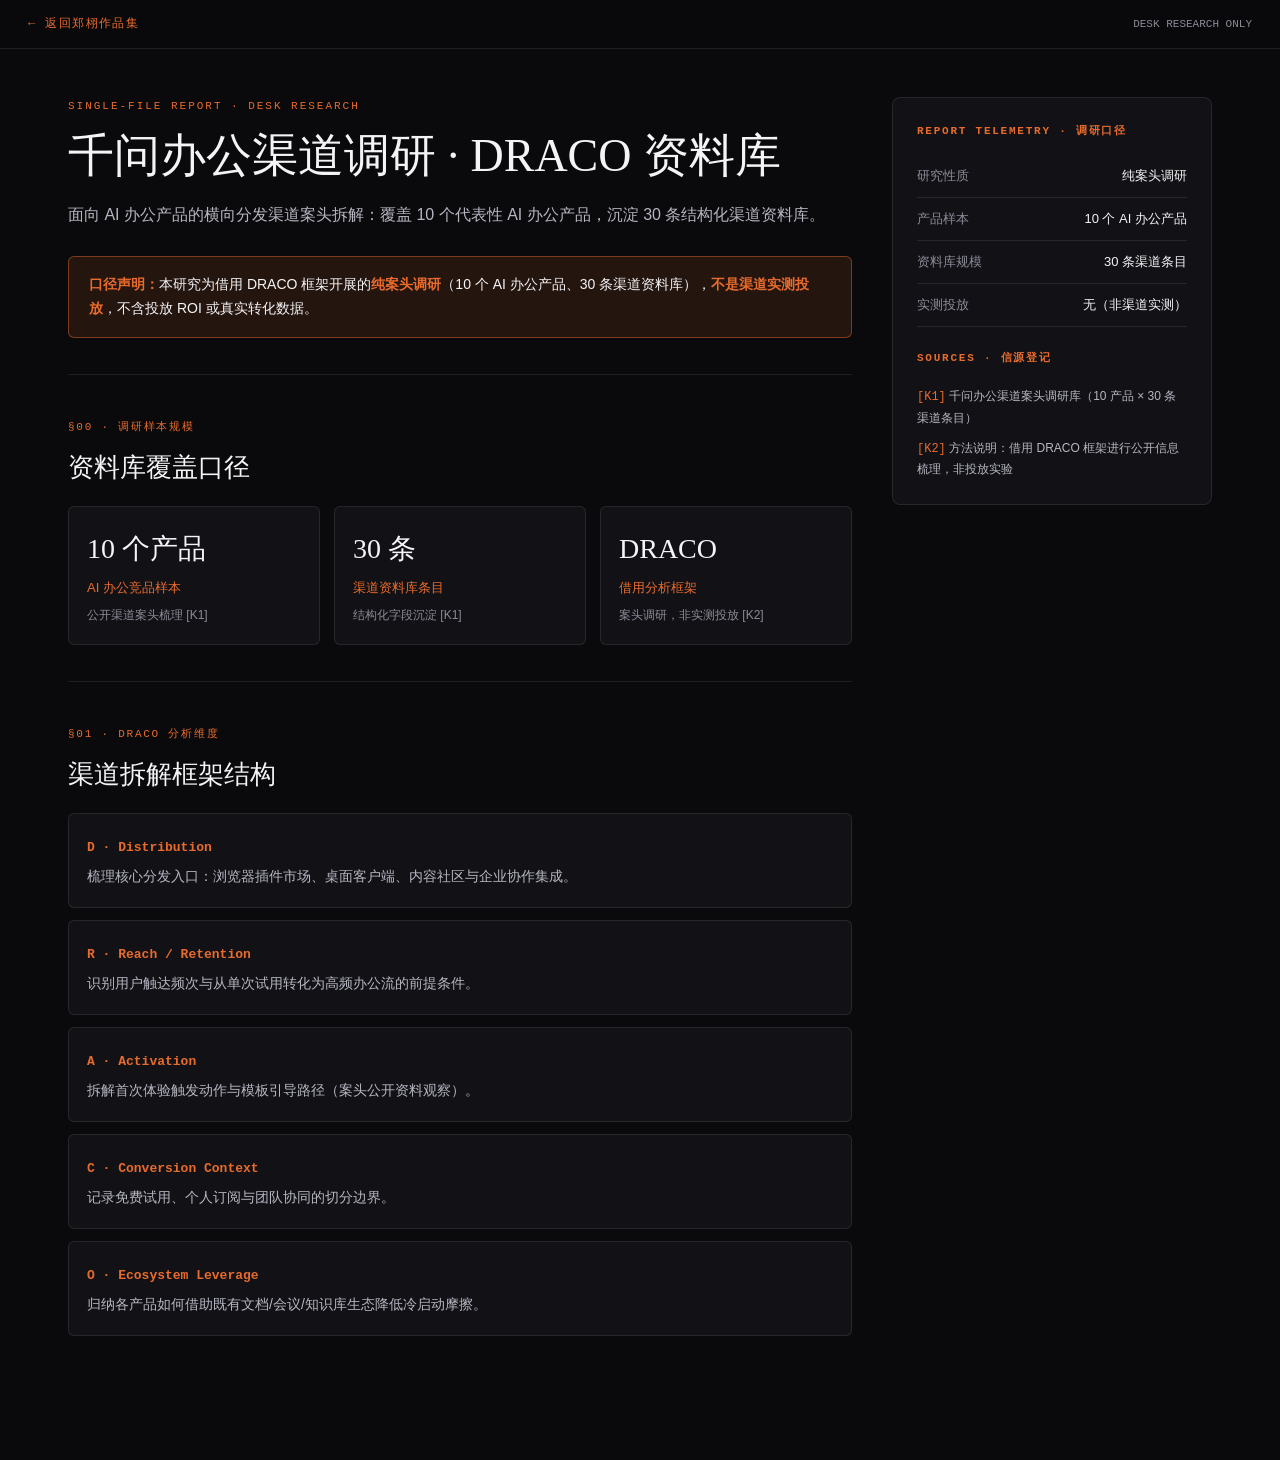
<file: qianwen-channel-research.html>
<!DOCTYPE html>
<html lang="zh-CN">
<head>
  <meta charset="UTF-8" />
  <meta name="viewport" content="width=device-width, initial-scale=1.0" />
  <title>千问办公渠道调研 · DRACO 案头报告 — 郑栩</title>
  <link rel="icon" type="image/svg+xml" href="data:image/svg+xml,%3Csvg xmlns='http://www.w3.org/2000/svg' viewBox='0 0 64 64'%3E%3Crect width='64' height='64' rx='8' fill='%230a0a0c'/%3E%3Crect x='4' y='4' width='56' height='56' rx='6' fill='none' stroke='%23e86b2c' stroke-width='2.5'/%3E%3Ctext x='32' y='41' text-anchor='middle' font-family='monospace' font-size='26' font-weight='700' fill='%23e86b2c'%3EZX%3C/text%3E%3C/svg%3E" />
  <style>
    :root {
      --bg: #0a0a0c; --panel: #121216; --text: #f4f4f6; --muted: #8b8b98; --sub: #b6b6c2;
      --border: rgba(255,255,255,0.09); --accent: #e86b2c; --accent-soft: rgba(232,107,44,0.12);
      --serif: Georgia, "Noto Serif SC", serif;
      --sans: -apple-system, BlinkMacSystemFont, "PingFang SC", sans-serif;
      --mono: ui-monospace, SFMono-Regular, Menlo, monospace;
    }
    * { box-sizing: border-box; }
    body { margin: 0; background: var(--bg); color: var(--text); font-family: var(--sans); line-height: 1.7; }
    a { color: inherit; text-decoration: none; }
    .topbar { position: sticky; top: 0; z-index: 20; display: flex; justify-content: space-between; align-items: center; padding: 14px 28px; background: rgba(10,10,12,0.92); backdrop-filter: blur(10px); border-bottom: 1px solid var(--border); }
    .back-link { font-family: var(--mono); font-size: 12px; color: var(--accent); letter-spacing: 0.12em; }
    .layout { max-width: 1200px; margin: 0 auto; padding: 48px 28px 88px; display: grid; grid-template-columns: minmax(0, 1fr) 320px; gap: 40px; align-items: start; }
    .eyebrow { font-family: var(--mono); font-size: 11px; letter-spacing: 0.18em; color: var(--accent); margin-bottom: 12px; }
    h1 { font-family: var(--serif); font-size: clamp(30px, 4vw, 46px); font-weight: 400; line-height: 1.2; margin: 0 0 18px 0; }
    .lead { color: var(--sub); font-size: 16px; margin: 0 0 28px 0; }
    .notice-banner { background: var(--accent-soft); border: 1px solid rgba(232,107,44,0.45); padding: 16px 20px; border-radius: 6px; margin-bottom: 36px; font-size: 14px; }
    .notice-banner strong { color: var(--accent); }
    .sec { border-top: 1px solid var(--border); padding: 36px 0; }
    .sec-tag { font-family: var(--mono); font-size: 11px; color: var(--accent); letter-spacing: 0.16em; }
    .sec h2 { font-family: var(--serif); font-size: 26px; font-weight: 400; margin: 8px 0 16px; }
    .grid-3 { display: grid; grid-template-columns: repeat(3, minmax(0, 1fr)); gap: 14px; }
    .card { background: var(--panel); border: 1px solid var(--border); border-radius: 6px; padding: 18px; }
    .card .val { font-family: var(--serif); font-size: 28px; color: var(--text); }
    .card .lbl { font-size: 13px; color: var(--accent); margin-top: 4px; }
    .card .note { font-size: 12px; color: var(--muted); margin-top: 6px; }
    .draco-stack { display: flex; flex-direction: column; gap: 12px; }
    .rail { position: sticky; top: 82px; background: var(--panel); border: 1px solid var(--border); border-radius: 8px; padding: 24px; }
    .rail h3 { font-family: var(--mono); font-size: 11px; letter-spacing: 0.16em; color: var(--accent); margin: 0 0 14px; }
    .rail-row { display: flex; justify-content: space-between; padding: 10px 0; border-bottom: 1px solid var(--border); font-size: 13px; }
    .rail-row span:first-child { color: var(--muted); }
    .src-list { margin: 18px 0 0; padding: 0; list-style: none; font-size: 12px; color: var(--sub); display: flex; flex-direction: column; gap: 10px; }
    .src-list code { color: var(--accent); font-family: var(--mono); }
    @media (max-width: 920px) { .layout { grid-template-columns: 1fr; } .rail { position: static; } .grid-3 { grid-template-columns: 1fr; } }
  </style>
</head>
<body>
  <header class="topbar">
    <a href="index.html#knowledge" class="back-link">← 返回郑栩作品集</a>
    <span style="font-family:var(--mono); font-size:11px; color:var(--muted);">DESK RESEARCH ONLY</span>
  </header>

  <main class="layout">
    <div>
      <div class="eyebrow">SINGLE-FILE REPORT · DESK RESEARCH</div>
      <h1 id="rpt-title"></h1>
      <p class="lead" id="rpt-subtitle"></p>

      <div class="notice-banner">
        <strong>口径声明：</strong>本研究为借用 DRACO 框架开展的<strong>纯案头调研</strong>（10 个 AI 办公产品、30 条渠道资料库），<strong>不是渠道实测投放</strong>，不含投放 ROI 或真实转化数据。
      </div>

      <section class="sec">
        <span class="sec-tag">§00 · 调研样本规模</span>
        <h2>资料库覆盖口径</h2>
        <div class="grid-3" id="kpi-grid"></div>
      </section>

      <section class="sec">
        <span class="sec-tag">§01 · DRACO 分析维度</span>
        <h2>渠道拆解框架结构</h2>
        <div class="draco-stack" id="draco-list"></div>
      </section>
    </div>

    <aside class="rail">
      <h3>REPORT TELEMETRY · 调研口径</h3>
      <div id="rail-rows"></div>
      <h3 style="margin-top:22px;">SOURCES · 信源登记</h3>
      <ul class="src-list" id="src-list"></ul>
    </aside>
  </main>

  <script>
    // 只读取 window.RPT；宁可缺省，不可编造
    window.RPT = {
      title: "千问办公渠道调研 · DRACO 资料库",
      subtitle: "面向 AI 办公产品的横向分发渠道案头拆解：覆盖 10 个代表性 AI 办公产品，沉淀 30 条结构化渠道资料库。",
      kpis: [
        { val: "10 个产品", lbl: "AI 办公竞品样本", note: "公开渠道案头梳理 [K1]" },
        { val: "30 条", lbl: "渠道资料库条目", note: "结构化字段沉淀 [K1]" },
        { val: "DRACO", lbl: "借用分析框架", note: "案头调研，非实测投放 [K2]" },
      ],
      draco: [
        { code: "D · Distribution", desc: "梳理核心分发入口：浏览器插件市场、桌面客户端、内容社区与企业协作集成。" },
        { code: "R · Reach / Retention", desc: "识别用户触达频次与从单次试用转化为高频办公流的前提条件。" },
        { code: "A · Activation", desc: "拆解首次体验触发动作与模板引导路径（案头公开资料观察）。" },
        { code: "C · Conversion Context", desc: "记录免费试用、个人订阅与团队协同的切分边界。" },
        { code: "O · Ecosystem Leverage", desc: "归纳各产品如何借助既有文档/会议/知识库生态降低冷启动摩擦。" },
      ],
      telemetry: [
        ["研究性质", "纯案头调研"],
        ["产品样本", "10 个 AI 办公产品"],
        ["资料库规模", "30 条渠道条目"],
        ["实测投放", "无（非渠道实测）"],
      ],
    };

    window.SRC = [
      { id: "K1", text: "千问办公渠道案头调研库（10 产品 × 30 条渠道条目）" },
      { id: "K2", text: "方法说明：借用 DRACO 框架进行公开信息梳理，非投放实验" },
    ];

    (function () {
      document.getElementById("rpt-title").textContent = window.RPT.title;
      document.getElementById("rpt-subtitle").textContent = window.RPT.subtitle;
      document.getElementById("kpi-grid").innerHTML = window.RPT.kpis.map(k => `
        <div class="card"><div class="val">${k.val}</div><div class="lbl">${k.lbl}</div><div class="note">${k.note}</div></div>
      `).join("");
      document.getElementById("draco-list").innerHTML = window.RPT.draco.map(d => `
        <div class="card"><strong style="font-family:var(--mono); color:var(--accent); font-size:13px;">${d.code}</strong><p style="margin:6px 0 0; font-size:14px; color:var(--sub);">${d.desc}</p></div>
      `).join("");
      document.getElementById("rail-rows").innerHTML = window.RPT.telemetry.map(r => `
        <div class="rail-row"><span>${r[0]}</span><span>${r[1]}</span></div>
      `).join("");
      document.getElementById("src-list").innerHTML = window.SRC.map(s => `
        <li><code>[${s.id}]</code> ${s.text}</li>
      `).join("");
    })();
  </script>
</body>
</html>
</file>
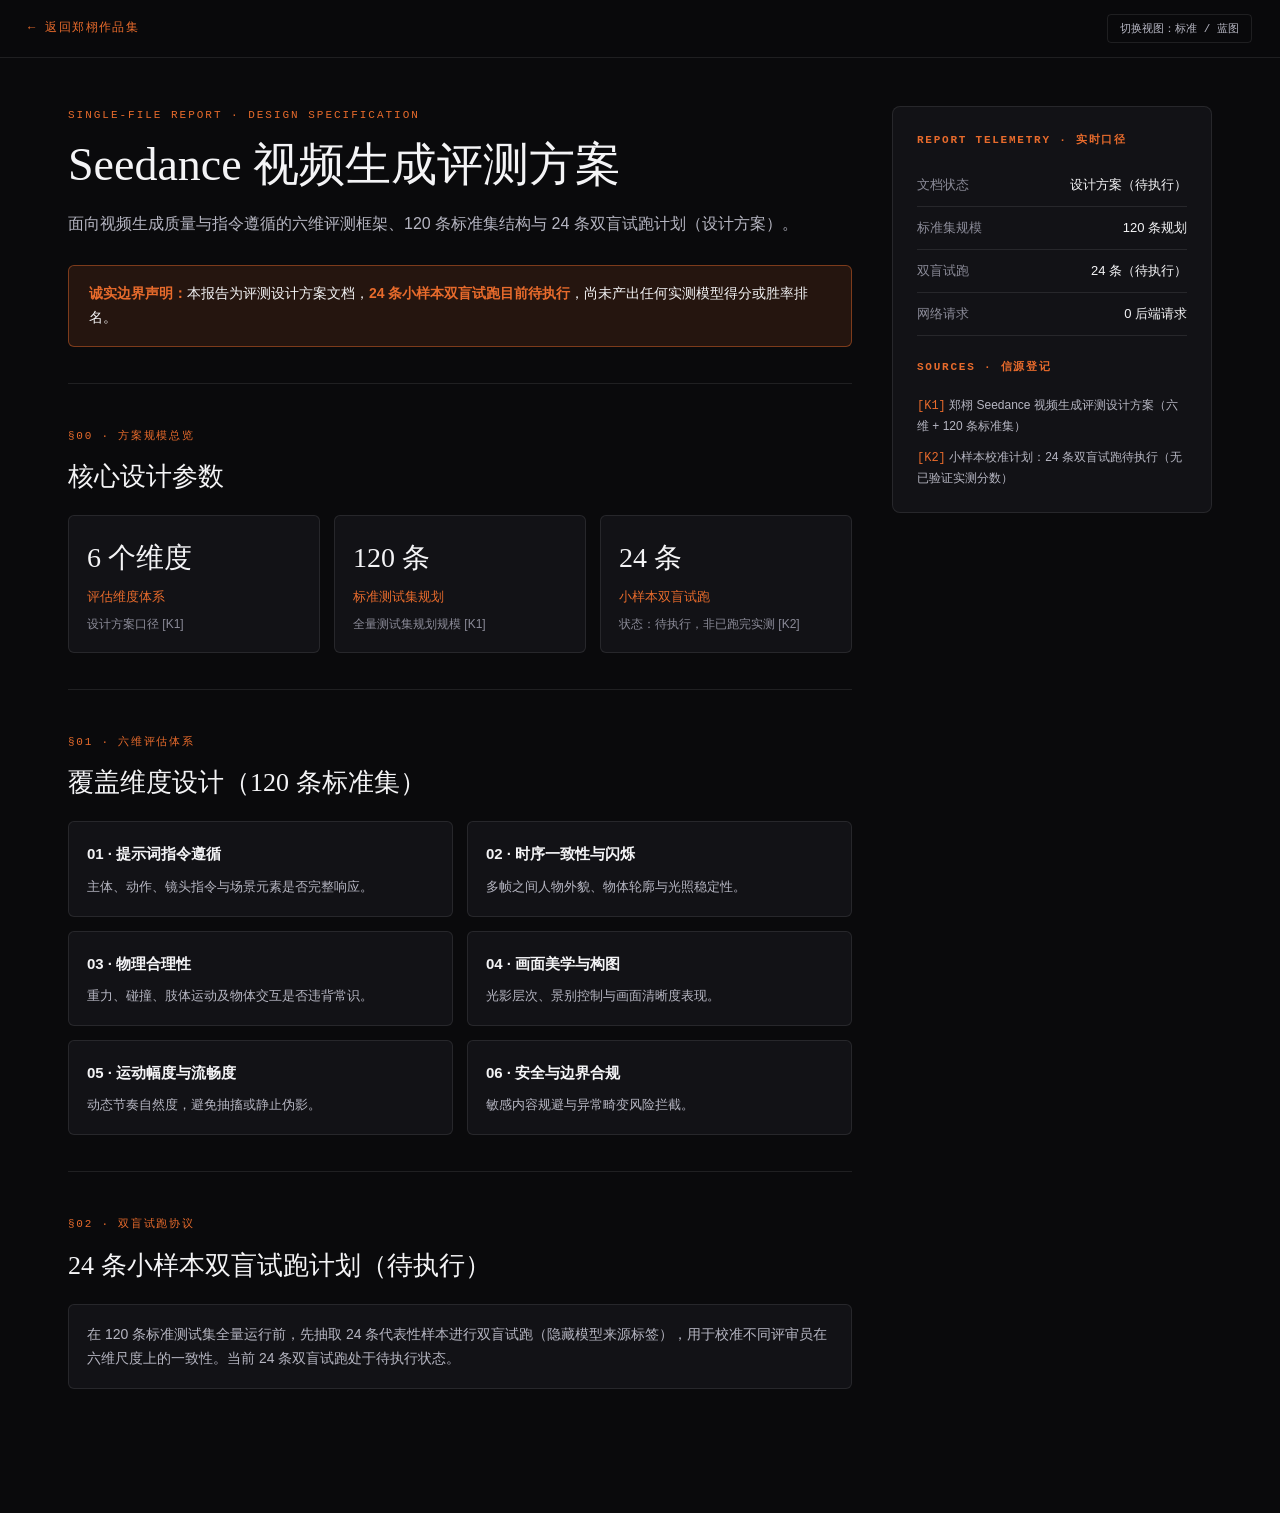
<file: seedance-eval-spec.html>
<!DOCTYPE html>
<html lang="zh-CN">
<head>
  <meta charset="UTF-8" />
  <meta name="viewport" content="width=device-width, initial-scale=1.0" />
  <title>Seedance 视频生成评测方案 · 单文件设计报告 — 郑栩</title>
  <link rel="icon" type="image/svg+xml" href="data:image/svg+xml,%3Csvg xmlns='http://www.w3.org/2000/svg' viewBox='0 0 64 64'%3E%3Crect width='64' height='64' rx='8' fill='%230a0a0c'/%3E%3Crect x='4' y='4' width='56' height='56' rx='6' fill='none' stroke='%23e86b2c' stroke-width='2.5'/%3E%3Ctext x='32' y='41' text-anchor='middle' font-family='monospace' font-size='26' font-weight='700' fill='%23e86b2c'%3EZX%3C/text%3E%3C/svg%3E" />
  <style>
    :root {
      --bg: #0a0a0c; --panel: #121216; --text: #f4f4f6; --muted: #8b8b98; --sub: #b6b6c2;
      --border: rgba(255,255,255,0.09); --accent: #e86b2c; --accent-soft: rgba(232,107,44,0.12);
      --serif: Georgia, "Noto Serif SC", serif;
      --sans: -apple-system, BlinkMacSystemFont, "PingFang SC", sans-serif;
      --mono: ui-monospace, SFMono-Regular, Menlo, monospace;
    }
    * { box-sizing: border-box; }
    body { margin: 0; background: var(--bg); color: var(--text); font-family: var(--sans); line-height: 1.7; }
    a { color: inherit; text-decoration: none; }
    .topbar { position: sticky; top: 0; z-index: 20; display: flex; justify-content: space-between; align-items: center; padding: 14px 28px; background: rgba(10,10,12,0.92); backdrop-filter: blur(10px); border-bottom: 1px solid var(--border); }
    .back-link { font-family: var(--mono); font-size: 12px; color: var(--accent); letter-spacing: 0.12em; }
    .cover-toggle { font-family: var(--mono); font-size: 11px; color: var(--sub); background: transparent; border: 1px solid var(--border); padding: 6px 12px; border-radius: 4px; cursor: pointer; }
    .layout { max-width: 1200px; margin: 0 auto; padding: 48px 28px 88px; display: grid; grid-template-columns: minmax(0, 1fr) 320px; gap: 40px; align-items: start; }
    .eyebrow { font-family: var(--mono); font-size: 11px; letter-spacing: 0.18em; color: var(--accent); margin-bottom: 12px; }
    h1 { font-family: var(--serif); font-size: clamp(30px, 4vw, 46px); font-weight: 400; line-height: 1.2; margin: 0 0 18px 0; }
    .lead { color: var(--sub); font-size: 16px; margin: 0 0 28px 0; }
    .notice-banner { background: var(--accent-soft); border: 1px solid rgba(232,107,44,0.45); padding: 16px 20px; border-radius: 6px; margin-bottom: 36px; font-size: 14px; }
    .notice-banner strong { color: var(--accent); }
    .sec { border-top: 1px solid var(--border); padding: 36px 0; }
    .sec-tag { font-family: var(--mono); font-size: 11px; color: var(--accent); letter-spacing: 0.16em; }
    .sec h2 { font-family: var(--serif); font-size: 26px; font-weight: 400; margin: 8px 0 16px; }
    .grid-3 { display: grid; grid-template-columns: repeat(3, minmax(0, 1fr)); gap: 14px; }
    .card { background: var(--panel); border: 1px solid var(--border); border-radius: 6px; padding: 18px; }
    .card .val { font-family: var(--serif); font-size: 28px; color: var(--text); }
    .card .lbl { font-size: 13px; color: var(--accent); margin-top: 4px; }
    .card .note { font-size: 12px; color: var(--muted); margin-top: 6px; }
    .dim-list { display: grid; grid-template-columns: repeat(2, minmax(0, 1fr)); gap: 14px; }
    .rail { position: sticky; top: 82px; background: var(--panel); border: 1px solid var(--border); border-radius: 8px; padding: 24px; }
    .rail h3 { font-family: var(--mono); font-size: 11px; letter-spacing: 0.16em; color: var(--accent); margin: 0 0 14px; }
    .rail-row { display: flex; justify-content: space-between; padding: 10px 0; border-bottom: 1px solid var(--border); font-size: 13px; }
    .rail-row span:first-child { color: var(--muted); }
    .src-list { margin: 18px 0 0; padding: 0; list-style: none; font-size: 12px; color: var(--sub); display: flex; flex-direction: column; gap: 10px; }
    .src-list code { color: var(--accent); font-family: var(--mono); }
    .blueprint-box { display: none; background: #0d1016; border: 1px dashed rgba(232,107,44,0.45); padding: 22px; border-radius: 6px; margin-bottom: 24px; font-family: var(--mono); font-size: 12px; color: var(--sub); }
    body.mode-blueprint .blueprint-box { display: block; }
    @media (max-width: 920px) { .layout { grid-template-columns: 1fr; } .rail { position: static; } .grid-3, .dim-list { grid-template-columns: 1fr; } }
  </style>
</head>
<body>
  <header class="topbar">
    <a href="index.html#knowledge" class="back-link">← 返回郑栩作品集</a>
    <button class="cover-toggle" id="cover-toggle" type="button">切换视图：标准 / 蓝图</button>
  </header>

  <main class="layout">
    <div>
      <div class="eyebrow">SINGLE-FILE REPORT · DESIGN SPECIFICATION</div>
      <h1 id="rpt-title"></h1>
      <p class="lead" id="rpt-subtitle"></p>

      <div class="blueprint-box" id="blueprint-box">
        [BLUEPRINT MODE] 只读取 window.RPT 与 window.SRC · 宁可缺省，不可编造 · 本文件零外部请求
      </div>

      <div class="notice-banner">
        <strong>诚实边界声明：</strong>本报告为评测设计方案文档，<strong>24 条小样本双盲试跑目前待执行</strong>，尚未产出任何实测模型得分或胜率排名。
      </div>

      <section class="sec">
        <span class="sec-tag">§00 · 方案规模总览</span>
        <h2>核心设计参数</h2>
        <div class="grid-3" id="kpi-grid"></div>
      </section>

      <section class="sec">
        <span class="sec-tag">§01 · 六维评估体系</span>
        <h2>覆盖维度设计（120 条标准集）</h2>
        <div class="dim-list" id="dim-grid"></div>
      </section>

      <section class="sec">
        <span class="sec-tag">§02 · 双盲试跑协议</span>
        <h2>24 条小样本双盲试跑计划（待执行）</h2>
        <div class="card">
          <p style="margin:0; font-size:14px; color:var(--sub);" id="pilot-plan"></p>
        </div>
      </section>
    </div>

    <aside class="rail">
      <h3>REPORT TELEMETRY · 实时口径</h3>
      <div id="rail-rows"></div>
      <h3 style="margin-top:22px;">SOURCES · 信源登记</h3>
      <ul class="src-list" id="src-list"></ul>
    </aside>
  </main>

  <script>
    // 只读取 window.RPT；宁可缺省，不可编造
    window.RPT = {
      title: "Seedance 视频生成评测方案",
      subtitle: "面向视频生成质量与指令遵循的六维评测框架、120 条标准集结构与 24 条双盲试跑计划（设计方案）。",
      kpis: [
        { val: "6 个维度", lbl: "评估维度体系", note: "设计方案口径 [K1]" },
        { val: "120 条", lbl: "标准测试集规划", note: "全量测试集规划规模 [K1]" },
        { val: "24 条", lbl: "小样本双盲试跑", note: "状态：待执行，非已跑完实测 [K2]" },
      ],
      dimensions: [
        { name: "01 · 提示词指令遵循", desc: "主体、动作、镜头指令与场景元素是否完整响应。" },
        { name: "02 · 时序一致性与闪烁", desc: "多帧之间人物外貌、物体轮廓与光照稳定性。" },
        { name: "03 · 物理合理性", desc: "重力、碰撞、肢体运动及物体交互是否违背常识。" },
        { name: "04 · 画面美学与构图", desc: "光影层次、景别控制与画面清晰度表现。" },
        { name: "05 · 运动幅度与流畅度", desc: "动态节奏自然度，避免抽搐或静止伪影。" },
        { name: "06 · 安全与边界合规", desc: "敏感内容规避与异常畸变风险拦截。" },
      ],
      pilotPlan: "在 120 条标准测试集全量运行前，先抽取 24 条代表性样本进行双盲试跑（隐藏模型来源标签），用于校准不同评审员在六维尺度上的一致性。当前 24 条双盲试跑处于待执行状态。",
      telemetry: [
        ["文档状态", "设计方案（待执行）"],
        ["标准集规模", "120 条规划"],
        ["双盲试跑", "24 条（待执行）"],
        ["网络请求", "0 后端请求"],
      ],
    };

    window.SRC = [
      { id: "K1", text: "郑栩 Seedance 视频生成评测设计方案（六维 + 120 条标准集）" },
      { id: "K2", text: "小样本校准计划：24 条双盲试跑待执行（无已验证实测分数）" },
    ];

    (function () {
      document.getElementById("rpt-title").textContent = window.RPT.title;
      document.getElementById("rpt-subtitle").textContent = window.RPT.subtitle;
      document.getElementById("pilot-plan").textContent = window.RPT.pilotPlan;
      document.getElementById("kpi-grid").innerHTML = window.RPT.kpis.map(k => `
        <div class="card"><div class="val">${k.val}</div><div class="lbl">${k.lbl}</div><div class="note">${k.note}</div></div>
      `).join("");
      document.getElementById("dim-grid").innerHTML = window.RPT.dimensions.map(d => `
        <div class="card"><strong style="font-size:15px;">${d.name}</strong><p style="margin:8px 0 0; font-size:13px; color:var(--sub);">${d.desc}</p></div>
      `).join("");
      document.getElementById("rail-rows").innerHTML = window.RPT.telemetry.map(r => `
        <div class="rail-row"><span>${r[0]}</span><span>${r[1]}</span></div>
      `).join("");
      document.getElementById("src-list").innerHTML = window.SRC.map(s => `
        <li><code>[${s.id}]</code> ${s.text}</li>
      `).join("");

      const toggleBtn = document.getElementById("cover-toggle");
      const saved = localStorage.getItem("zx-spec-cover-mode");
      if (saved === "blueprint") document.body.classList.add("mode-blueprint");
      toggleBtn.addEventListener("click", () => {
        const isBp = document.body.classList.toggle("mode-blueprint");
        localStorage.setItem("zx-spec-cover-mode", isBp ? "blueprint" : "standard");
      });
    })();
  </script>
</body>
</html>
</file>
<file: assets/css/style.css>
:root {
      --stone-bg: #e6e1d6;
      --stone-light: #efeae0;
      --stone-card: #f4f0e8;
      --dark-bg: #0b0a09;
      --ink: #171614;
      --ink-soft: #57534d;
      --ink-muted: #847f77;
      --orange: #e05a2b;
      --hairline: rgba(23, 22, 20, 0.11);
      --hairline-dark: rgba(255, 255, 255, 0.12);
    }

    html {
      scroll-behavior: smooth;
      background: var(--stone-bg);
      color: var(--ink);
      overflow-x: hidden;
    }

    body {
      margin: 0;
      background: var(--stone-bg);
      color: var(--ink);
      font-family: -apple-system, BlinkMacSystemFont, "PingFang SC", "Hiragino Sans GB", "Microsoft YaHei", sans-serif;
      -webkit-font-smoothing: antialiased;
      overflow-x: hidden;
    }

    /* High-contrast Didone / Editorial Serif matching Bodoni Moda + Songti */
    .font-didone {
      font-family: "Bodoni Moda", "Didot", "Bodoni MT", "Playfair Display", Georgia, "Times New Roman", serif;
    }

    .font-serif-cn {
      font-family: "Noto Serif SC", "Songti SC", "STSong", "SimSun", Georgia, serif;
    }

    .font-mono-code {
      font-family: ui-monospace, SFMono-Regular, Menlo, Monaco, Consolas, monospace;
    }

    .hero-spotlight {
      background: radial-gradient(58% 54% at 50% 46%, #f5f2eb 0%, #e6e1d6 100%);
    }

    .vertical-text {
      writing-mode: vertical-rl;
      text-orientation: mixed;
    }

    .path-card {
      background: #ece7dd;
      border: 1px solid rgba(23, 22, 20, 0.08);
      box-shadow: 0 8px 24px rgba(23, 22, 20, 0.04);
      transition: transform 0.28s ease, box-shadow 0.28s ease;
    }
    .path-card:hover {
      transform: translateY(-4px);
      box-shadow: 0 14px 32px rgba(23, 22, 20, 0.08);
    }

    .proof-card {
      background: #f2ede4;
      border: 1px solid rgba(23, 22, 20, 0.08);
      box-shadow: 0 12px 32px rgba(23, 22, 20, 0.04);
    }

    .method-row-card {
      background: #f4f1ea;
      border: 1px solid rgba(23, 22, 20, 0.08);
      box-shadow: 0 8px 24px rgba(23, 22, 20, 0.03);
      transition: border-color 0.25s ease, transform 0.25s ease;
    }
    .method-row-card:hover {
      border-color: rgba(224, 90, 43, 0.55);
      transform: translateY(-2px);
    }

    @keyframes marqueeSlide {
      0% { transform: translateX(0); }
      100% { transform: translateX(-50%); }
    }
    .marquee-track {
      display: flex;
      width: max-content;
      animation: marqueeSlide 28s linear infinite;
    }
    .rounded-lg { border-radius: 0.5rem; }
    .object-contain { object-fit: contain; }
    .shadow-sm { box-shadow: 0 1px 2px 0 rgba(0, 0, 0, 0.05); }
    .w-11 { width: 2.75rem; }
    .h-11 { height: 2.75rem; }
    .w-9 { width: 2.25rem; }
    .h-9 { height: 2.25rem; }

/* Self-contained Preflight & Utility Layer (Offline Ready) */
*, ::before, ::after {
  box-sizing: border-box;
  border-width: 0;
  border-style: solid;
  border-color: rgba(23, 22, 20, 0.12);
}
h1, h2, h3, h4, h5, h6, p, ul, ol, blockquote, dl, dd, figure {
  margin: 0;
  padding: 0;
}
ul, ol {
  list-style: none;
}
a {
  color: inherit;
  text-decoration: inherit;
}
button, input {
  font-family: inherit;
  font-size: 100%;
  line-height: inherit;
  color: inherit;
  margin: 0;
  padding: 0;
  background-color: transparent;
}
button {
  cursor: pointer;
}
::selection {
  background-color: rgba(224, 90, 43, 0.2);
  color: #171614;
}
.-z-0 { z-index: 0; }
.absolute { position: absolute; }
.backdrop-blur-md { backdrop-filter: blur(12px); -webkit-backdrop-filter: blur(12px); }
.bg-\[\#0b0a09\] { background-color: rgb(11, 10, 9); }
.bg-\[\#0b0a09\]\/90 { background-color: rgba(11, 10, 9, 0.9); }
.bg-\[\#0b0a09\]\/96 { background-color: rgba(11, 10, 9, 0.96); }
.bg-\[\#141311\] { background-color: rgb(20, 19, 17); }
.bg-\[\#171614\] { background-color: rgb(23, 22, 20); }
.bg-\[\#171614\]\/15 { background-color: rgba(23, 22, 20, 0.15); }
.bg-\[\#23201c\] { background-color: rgb(35, 32, 28); }
.bg-\[\#e05a2b\] { background-color: rgb(224, 90, 43); }
.bg-\[\#e05a2b\]\/10 { background-color: rgba(224, 90, 43, 0.1); }
.bg-\[\#e05a2b\]\/12 { background-color: rgba(224, 90, 43, 0.12); }
.bg-\[\#e05a2b\]\/15 { background-color: rgba(224, 90, 43, 0.15); }
.bg-\[\#e2ddd2\] { background-color: rgb(226, 221, 210); }
.bg-\[\#e4dfd5\] { background-color: rgb(228, 223, 213); }
.bg-\[\#e6e1d6\] { background-color: rgb(230, 225, 214); }
.bg-\[\#e6e1d6\]\/95 { background-color: rgba(230, 225, 214, 0.95); }
.bg-\[\#e8e2d5\] { background-color: rgb(232, 226, 213); }
.bg-\[\#ebe6dc\] { background-color: rgb(235, 230, 220); }
.bg-\[\#f4efe6\] { background-color: rgb(244, 239, 230); }
.bg-\[\#f4f0e8\] { background-color: rgb(244, 240, 232); }
.bg-\[\#fff4ef\] { background-color: rgb(255, 244, 239); }
.bg-gray-50 { background-color: rgb(249, 250, 251); }
.bg-white { background-color: rgb(255, 255, 255); }
.bg-white\/10 { background-color: rgba(255, 255, 255, 0.1); }
.bg-white\/5 { background-color: rgba(255, 255, 255, 0.05); }
.block { display: block; }
.border { border-width: 1px; }
.border-\[\#171614\] { border-color: rgb(23, 22, 20); }
.border-\[\#171614\]\/10 { border-color: rgba(23, 22, 20, 0.1); }
.border-\[\#171614\]\/12 { border-color: rgba(23, 22, 20, 0.12); }
.border-\[\#171614\]\/15 { border-color: rgba(23, 22, 20, 0.15); }
.border-\[\#171614\]\/20 { border-color: rgba(23, 22, 20, 0.2); }
.border-\[\#171614\]\/25 { border-color: rgba(23, 22, 20, 0.25); }
.border-\[\#171614\]\/40 { border-color: rgba(23, 22, 20, 0.4); }
.border-\[\#e05a2b\] { border-color: rgb(224, 90, 43); }
.border-\[\#e05a2b\]\/40 { border-color: rgba(224, 90, 43, 0.4); }
.border-\[\#e05a2b\]\/60 { border-color: rgba(224, 90, 43, 0.6); }
.border-b { border-bottom-width: 1px; }
.border-b-2 { border-bottom-width: 2px; }
.border-gray-100 { border-color: rgb(243, 244, 246); }
.border-gray-200 { border-color: rgb(229, 231, 235); }
.border-gray-300 { border-color: rgb(209, 213, 219); }
.border-t { border-top-width: 1px; }
.border-t-\[\#e05a2b\] { border-top-color: rgb(224, 90, 43); }
.border-t-\[3px\] { border-top-width: 3px; }
.border-white\/10 { border-color: rgba(255, 255, 255, 0.1); }
.border-white\/12 { border-color: rgba(255, 255, 255, 0.12); }
.border-white\/15 { border-color: rgba(255, 255, 255, 0.15); }
.border-white\/20 { border-color: rgba(255, 255, 255, 0.2); }
.border-white\/30 { border-color: rgba(255, 255, 255, 0.3); }
.bottom-0 { bottom: 0px; }
.bottom-24 { bottom: 6rem; }
.cursor-pointer { cursor: pointer; }
.divide-\[\#171614\]\/10 > :not([hidden]) ~ :not([hidden]) { border-color: rgba(23, 22, 20, 0.1); }
.divide-white\/12 > :not([hidden]) ~ :not([hidden]) { border-color: rgba(255, 255, 255, 0.12); }
.divide-y > :not([hidden]) ~ :not([hidden]) { border-top-width: 1px; }
.fixed { position: fixed; }
.flex { display: flex; }
.flex-1 { flex: 1 1 0%; }
.flex-col { flex-direction: column; }
.flex-wrap { flex-wrap: wrap; }
.font-bold { font-weight: 700; }
.font-light { font-weight: 300; }
.font-medium { font-weight: 500; }
.font-normal { font-weight: 400; }
.font-sans { font-family: -apple-system, BlinkMacSystemFont, "PingFang SC", "Hiragino Sans GB", "Microsoft YaHei", sans-serif; }
.font-semibold { font-weight: 600; }
.gap-1 { gap: 0.25rem; }
.gap-10 { gap: 2.5rem; }
.gap-12 { gap: 3rem; }
.gap-2 { gap: 0.5rem; }
.gap-2\.5 { gap: 0.625rem; }
.gap-3 { gap: 0.75rem; }
.gap-3\.5 { gap: 0.875rem; }
.gap-4 { gap: 1rem; }
.gap-5 { gap: 1.25rem; }
.gap-6 { gap: 1.5rem; }
.gap-7 { gap: 1.75rem; }
.gap-8 { gap: 2rem; }
.grid { display: grid; }
.grid-cols-1 { grid-template-columns: repeat(1, minmax(0, 1fr)); }
.grid-cols-2 { grid-template-columns: repeat(2, minmax(0, 1fr)); }
.grid-cols-3 { grid-template-columns: repeat(3, minmax(0, 1fr)); }
.h-16 { height: 4rem; }
.h-2 { height: 0.5rem; }
.h-20 { height: 5rem; }
.h-3 { height: 0.75rem; }
.h-4 { height: 1rem; }
.h-5 { height: 1.25rem; }
.h-6 { height: 1.5rem; }
.h-8 { height: 2rem; }
.h-9 { height: 2.25rem; }
.h-\[1px\] { height: 1px; }
.h-\[2px\] { height: 2px; }
.h-\[3px\] { height: 3px; }
.hidden { display: none; }
.inline-block { display: inline-block; }
.inset-0 { inset: 0px; }
.italic { font-style: italic; }
.items-baseline { align-items: baseline; }
.items-center { align-items: center; }
.items-end { align-items: flex-end; }
.items-start { align-items: flex-start; }
.items-stretch { align-items: stretch; }
.justify-between { justify-content: space-between; }
.justify-center { justify-content: center; }
.leading-\[0\.98\] { line-height: 0.98; }
.leading-\[1\.22\] { line-height: 1.22; }
.leading-none { line-height: 1; }
.leading-relaxed { line-height: 1.625; }
.left-0 { left: 0px; }
.left-7 { left: 1.75rem; }
.max-w-2xl { max-width: 42rem; }
.max-w-4xl { max-width: 56rem; }
.max-w-5xl { max-width: 64rem; }
.max-w-6xl { max-width: 72rem; }
.mb-1 { margin-bottom: 0.25rem; }
.mb-1\.5 { margin-bottom: 0.375rem; }
.mb-12 { margin-bottom: 3rem; }
.mb-14 { margin-bottom: 3.5rem; }
.mb-16 { margin-bottom: 4rem; }
.mb-2 { margin-bottom: 0.5rem; }
.mb-2\.5 { margin-bottom: 0.625rem; }
.mb-20 { margin-bottom: 5rem; }
.mb-3 { margin-bottom: 0.75rem; }
.mb-4 { margin-bottom: 1rem; }
.mb-5 { margin-bottom: 1.25rem; }
.mb-6 { margin-bottom: 1.5rem; }
.mb-7 { margin-bottom: 1.75rem; }
.mb-8 { margin-bottom: 2rem; }
.min-h-\[calc\(100vh-4rem\)\] { min-height: calc(100vh - 4rem); }
.ml-1 { margin-left: 0.25rem; }
.ml-2 { margin-left: 0.5rem; }
.ml-auto { margin-left: auto; }
.mr-2 { margin-right: 0.5rem; }
.mt-0\.5 { margin-top: 0.125rem; }
.mt-1 { margin-top: 0.25rem; }
.mt-1\.5 { margin-top: 0.375rem; }
.mt-10 { margin-top: 2.5rem; }
.mt-12 { margin-top: 3rem; }
.mt-14 { margin-top: 3.5rem; }
.mt-2 { margin-top: 0.5rem; }
.mt-20 { margin-top: 5rem; }
.mt-28 { margin-top: 7rem; }
.mt-3 { margin-top: 0.75rem; }
.mt-5 { margin-top: 1.25rem; }
.mt-6 { margin-top: 1.5rem; }
.mt-8 { margin-top: 2rem; }
.mt-9 { margin-top: 2.25rem; }
.mx-auto { margin-left: auto; margin-right: auto; }
.my-auto { margin-top: auto; margin-bottom: auto; }
.overflow-hidden { overflow: hidden; }
.overflow-y-auto { overflow-y: auto; }
.p-2 { padding: 0.5rem; }
.p-2\.5 { padding: 0.625rem; }
.p-3 { padding: 0.75rem; }
.p-4 { padding: 1rem; }
.p-5 { padding: 1.25rem; }
.p-6 { padding: 1.5rem; }
.p-7 { padding: 1.75rem; }
.p-8 { padding: 2rem; }
.pb-1 { padding-bottom: 0.25rem; }
.pb-1\.5 { padding-bottom: 0.375rem; }
.pb-16 { padding-bottom: 4rem; }
.pb-2\.5 { padding-bottom: 0.625rem; }
.pb-3 { padding-bottom: 0.75rem; }
.pb-5 { padding-bottom: 1.25rem; }
.pb-6 { padding-bottom: 1.5rem; }
.pt-10 { padding-top: 2.5rem; }
.pt-12 { padding-top: 3rem; }
.pt-3 { padding-top: 0.75rem; }
.pt-4 { padding-top: 1rem; }
.pt-6 { padding-top: 1.5rem; }
.pt-8 { padding-top: 2rem; }
.px-2\.5 { padding-left: 0.625rem; padding-right: 0.625rem; }
.px-3 { padding-left: 0.75rem; padding-right: 0.75rem; }
.px-4 { padding-left: 1rem; padding-right: 1rem; }
.px-6 { padding-left: 1.5rem; padding-right: 1.5rem; }
.py-0\.5 { padding-top: 0.125rem; padding-bottom: 0.125rem; }
.py-1 { padding-top: 0.25rem; padding-bottom: 0.25rem; }
.py-1\.5 { padding-top: 0.375rem; padding-bottom: 0.375rem; }
.py-12 { padding-top: 3rem; padding-bottom: 3rem; }
.py-2 { padding-top: 0.5rem; padding-bottom: 0.5rem; }
.py-24 { padding-top: 6rem; padding-bottom: 6rem; }
.py-3 { padding-top: 0.75rem; padding-bottom: 0.75rem; }
.py-4 { padding-top: 1rem; padding-bottom: 1rem; }
.py-6 { padding-top: 1.5rem; padding-bottom: 1.5rem; }
.py-7 { padding-top: 1.75rem; padding-bottom: 1.75rem; }
.relative { position: relative; }
.right-0 { right: 0px; }
.rounded { border-radius: 0.25rem; }
.rounded-full { border-radius: 9999px; }
.rounded-md { border-radius: 0.375rem; }
.select-none { user-select: none; }
.shadow-2xl { box-shadow: 0 25px 50px -12px rgba(0,0,0,0.25); }
.shadow-lg { box-shadow: 0 10px 15px -3px rgba(0,0,0,0.1), 0 4px 6px -4px rgba(0,0,0,0.1); }
.space-y-10 > :not([hidden]) ~ :not([hidden]) { margin-top: 2.5rem; }
.space-y-12 > :not([hidden]) ~ :not([hidden]) { margin-top: 3rem; }
.space-y-16 > :not([hidden]) ~ :not([hidden]) { margin-top: 4rem; }
.space-y-2 > :not([hidden]) ~ :not([hidden]) { margin-top: 0.5rem; }
.space-y-2\.5 > :not([hidden]) ~ :not([hidden]) { margin-top: 0.625rem; }
.space-y-3 > :not([hidden]) ~ :not([hidden]) { margin-top: 0.75rem; }
.space-y-5 > :not([hidden]) ~ :not([hidden]) { margin-top: 1.25rem; }
.space-y-8 > :not([hidden]) ~ :not([hidden]) { margin-top: 2rem; }
.sticky { position: sticky; }
.text-2xl { font-size: 1.5rem; line-height: 2rem; }
.text-3xl { font-size: 1.875rem; line-height: 2.25rem; }
.text-4xl { font-size: 2.25rem; line-height: 2.5rem; }
.text-5xl { font-size: 3rem; line-height: 1; }
.text-6xl { font-size: 3.75rem; line-height: 1; }
.text-\[\#141413\] { color: rgb(20, 20, 19); }
.text-\[\#171614\] { color: rgb(23, 22, 20); }
.text-\[\#3d3a35\] { color: rgb(61, 58, 53); }
.text-\[\#4a4742\] { color: rgb(74, 71, 66); }
.text-\[\#57534d\] { color: rgb(87, 83, 77); }
.text-\[\#6e6a63\] { color: rgb(110, 106, 99); }
.text-\[\#7a756c\] { color: rgb(122, 117, 108); }
.text-\[\#847f77\] { color: rgb(132, 127, 119); }
.text-\[\#9e9990\] { color: rgb(158, 153, 144); }
.text-\[\#a19d95\] { color: rgb(161, 157, 149); }
.text-\[\#a1a1ad\] { color: rgb(161, 161, 173); }
.text-\[\#b8b3aa\] { color: rgb(184, 179, 170); }
.text-\[\#c7c2b8\] { color: rgb(199, 194, 184); }
.text-\[\#c9592c\] { color: rgb(201, 89, 44); }
.text-\[\#e05a2b\] { color: rgb(224, 90, 43); }
.text-\[\#e6e1d6\] { color: rgb(230, 225, 214); }
.text-\[\#f4f0e8\] { color: rgb(244, 240, 232); }
.text-\[\#f5f2eb\] { color: rgb(245, 242, 235); }
.text-\[10px\] { font-size: 10px; }
.text-\[11px\] { font-size: 11px; }
.text-base { font-size: 1rem; line-height: 1.5rem; }
.text-center { text-align: center; }
.text-gray-500 { color: rgb(107, 114, 128); }
.text-gray-600 { color: rgb(75, 85, 99); }
.text-gray-700 { color: rgb(55, 65, 81); }
.text-gray-800 { color: rgb(31, 41, 55); }
.text-gray-900 { color: rgb(17, 24, 39); }
.text-lg { font-size: 1.125rem; line-height: 1.75rem; }
.text-sm { font-size: 0.875rem; line-height: 1.25rem; }
.text-white { color: rgb(255, 255, 255); }
.text-xl { font-size: 1.25rem; line-height: 1.75rem; }
.text-xs { font-size: 0.75rem; line-height: 1rem; }
.top-0 { top: 0px; }
.top-1\/2 { top: 50%; }
.tracking-\[-0\.02em\] { letter-spacing: -0.02em; }
.tracking-\[0\.18em\] { letter-spacing: 0.18em; }
.tracking-\[0\.22em\] { letter-spacing: 0.22em; }
.tracking-\[0\.24em\] { letter-spacing: 0.24em; }
.tracking-\[0\.26em\] { letter-spacing: 0.26em; }
.tracking-\[0\.2em\] { letter-spacing: 0.2em; }
.tracking-tight { letter-spacing: -0.025em; }
.tracking-wide { letter-spacing: 0.025em; }
.tracking-wider { letter-spacing: 0.05em; }
.transition-colors { transition-property: color, background-color, border-color; transition-duration: 150ms; }
.transition-transform { transition-property: transform; transition-duration: 150ms; }
.uppercase { text-transform: uppercase; }
.w-1 { width: 0.25rem; }
.w-1\.5 { width: 0.375rem; }
.w-2 { width: 0.5rem; }
.w-28 { width: 7rem; }
.w-5 { width: 1.25rem; }
.w-8 { width: 2rem; }
.w-9 { width: 2.25rem; }
.w-\[76\%\] { width: 76%; }
.w-full { width: 100%; }
.whitespace-nowrap { white-space: nowrap; }
.z-10 { z-index: 10; }
.z-40 { z-index: 40; }
.z-50 { z-index: 50; }
.hover\:bg-\[\#e05a2b\]:hover { background-color: rgb(224, 90, 43); }
.hover\:border-\[\#171614\]:hover { border-color: rgb(23, 22, 20); }
.hover\:border-\[\#e05a2b\]:hover { border-color: rgb(224, 90, 43); }
.hover\:border-white:hover { border-color: rgb(255, 255, 255); }
.hover\:opacity-80:hover { opacity: 0.8; }
.hover\:text-\[\#171614\]:hover { color: rgb(23, 22, 20); }
.hover\:text-\[\#e05a2b\]:hover { color: rgb(224, 90, 43); }
.hover\:text-white:hover { color: rgb(255, 255, 255); }
.hover\:translate-y-\[-2px\]:hover { transform: translateY(-2px); }
.group:hover .group-hover\:text-\[\#171614\] { color: rgb(23, 22, 20); }
.group:hover .group-hover\:text-\[\#e05a2b\] { color: rgb(224, 90, 43); }
.group:hover .group-hover\:text-white { color: rgb(255, 255, 255); }
@media (min-width: 640px) {
  .sm\:gap-8 { gap: 2rem; }
  .sm\:grid-cols-2 { grid-template-columns: repeat(2, minmax(0, 1fr)); }
  .sm\:grid-cols-3 { grid-template-columns: repeat(3, minmax(0, 1fr)); }
  .sm\:inline { display: inline; }
  .sm\:p-10 { padding: 2.5rem; }
  .sm\:p-8 { padding: 2rem; }
  .sm\:p-9 { padding: 2.25rem; }
  .sm\:pl-20 { padding-left: 5rem; }
  .sm\:px-3\.5 { padding-left: 0.875rem; padding-right: 0.875rem; }
  .sm\:px-6 { padding-left: 1.5rem; padding-right: 1.5rem; }
  .sm\:py-2 { padding-top: 0.5rem; padding-bottom: 0.5rem; }
  .sm\:space-y-10 > :not([hidden]) ~ :not([hidden]) { margin-top: 2.5rem; }
  .sm\:text-2xl { font-size: 1.5rem; line-height: 2rem; }
  .sm\:text-3xl { font-size: 1.875rem; line-height: 2.25rem; }
  .sm\:text-4xl { font-size: 2.25rem; line-height: 2.5rem; }
  .sm\:text-5xl { font-size: 3rem; line-height: 1; }
  .sm\:text-6xl { font-size: 3.75rem; line-height: 1; }
  .sm\:text-8xl { font-size: 6rem; line-height: 1; }
  .sm\:text-\[15px\] { font-size: 15px; }
  .sm\:text-lg { font-size: 1.125rem; line-height: 1.75rem; }
  .sm\:text-sm { font-size: 0.875rem; line-height: 1.25rem; }
}
@media (min-width: 768px) {
  .md\:block { display: block; }
  .md\:border-t-0 { border-top-width: 0px; }
  .md\:col-span-3 { grid-column: span 3 / span 3; }
  .md\:col-span-4 { grid-column: span 4 / span 4; }
  .md\:col-span-5 { grid-column: span 5 / span 5; }
  .md\:col-span-7 { grid-column: span 7 / span 7; }
  .md\:divide-\[\#171614\]\/10 > :not([hidden]) ~ :not([hidden]) { border-color: rgba(23, 22, 20, 0.1); }
  .md\:divide-x > :not([hidden]) ~ :not([hidden]) { border-left-width: 1px; }
  .md\:flex-row { flex-direction: row; }
  .md\:grid-cols-12 { grid-template-columns: repeat(12, minmax(0, 1fr)); }
  .md\:grid-cols-2 { grid-template-columns: repeat(2, minmax(0, 1fr)); }
  .md\:grid-cols-4 { grid-template-columns: repeat(4, minmax(0, 1fr)); }
  .md\:items-end { align-items: flex-end; }
  .md\:pl-8 { padding-left: 2rem; }
  .md\:pr-4 { padding-right: 1rem; }
  .md\:pt-0 { padding-top: 0rem; }
  .md\:text-\[108px\] { font-size: 108px; }
  .md\:text-\[116px\] { font-size: 116px; }
}
@media (min-width: 1024px) {
  .lg\:block { display: block; }
  .lg\:col-span-5 { grid-column: span 5 / span 5; }
  .lg\:col-span-7 { grid-column: span 7 / span 7; }
  .lg\:grid-cols-12 { grid-template-columns: repeat(12, minmax(0, 1fr)); }
  .lg\:grid-cols-4 { grid-template-columns: repeat(4, minmax(0, 1fr)); }
}

/* Added utilities for updated #work, #proof, and RAG Knowledge Base modal */
.w-10 { width: 2.5rem; }
.h-10 { height: 2.5rem; }
.w-full { width: 100%; }
.h-full { height: 100%; }
.h-auto { height: auto; }
.block { display: block; }
.rounded-xl { border-radius: 0.75rem; }
.rounded-full { border-radius: 9999px; }
.bg-\[\#f8f2e9\] { background-color: #f8f2e9; }
.bg-\[\#efece6\] { background-color: #efece6; }
.bg-\[\#221d17\] { background-color: #221d17; }
.bg-\[\#161513\] { background-color: #161513; }
.text-\[\#a6a198\] { color: #a6a198; }
.text-\[10px\] { font-size: 10px; }
.border-\[\#171614\]\/15 { border-color: rgba(23, 22, 20, 0.15); }
.border-white\/50 { border-color: rgba(255, 255, 255, 0.5); }
.border-white\/25 { border-color: rgba(255, 255, 255, 0.25); }
.border-l-2 { border-left-width: 2px; border-left-style: solid; }
.border-\[\#e05a2b\] { border-color: #e05a2b; }
.bottom-3\.5 { bottom: 0.875rem; }
.right-3\.5 { right: 0.875rem; }
.p-1\.5 { padding: 0.375rem; }
.px-3\.5 { padding-left: 0.875rem; padding-right: 0.875rem; }
.px-5 { padding-left: 1.25rem; padding-right: 1.25rem; }
.py-2\.5 { padding-top: 0.625rem; padding-bottom: 0.625rem; }
.py-5 { padding-top: 1.25rem; padding-bottom: 1.25rem; }
.pt-1 { padding-top: 0.25rem; }
.pt-2 { padding-top: 0.5rem; }
.pt-4 { padding-top: 1rem; }
.mb-6 { margin-bottom: 1.5rem; }
.mb-7 { margin-bottom: 1.75rem; }
.gap-3\.5 { gap: 0.875rem; }
.gap-10 { gap: 2.5rem; }
.space-y-3\.5 > :not([hidden]) ~ :not([hidden]) { margin-top: 0.875rem; }
.space-y-20 > :not([hidden]) ~ :not([hidden]) { margin-top: 5rem; }
.tracking-\[0\.14em\] { letter-spacing: 0.14em; }
.leading-\[1\.06\] { line-height: 1.06; }
.shadow-md { box-shadow: 0 4px 6px -1px rgba(0,0,0,0.12), 0 2px 4px -2px rgba(0,0,0,0.1); }
.shadow-xl { box-shadow: 0 20px 25px -5px rgba(0,0,0,0.25), 0 8px 10px -6px rgba(0,0,0,0.15); }
.duration-300 { transition-duration: 300ms; }
.transition-transform { transition-property: transform; transition-timing-function: cubic-bezier(0.4, 0, 0.2, 1); }
.group:hover .group-hover\:scale-\[1\.01\] { transform: scale(1.01); }
.group:hover .group-hover\:bg-\[\#e05a2b\] { background-color: #e05a2b; }
.hover\:bg-\[\#e05a2b\]:hover { background-color: #e05a2b; }
.hover\:text-white:hover { color: #ffffff; }
.hover\:border-white\/50:hover { border-color: rgba(255, 255, 255, 0.5); }
@media (min-width: 640px) {
  .sm\:text-7xl { font-size: 4.5rem; line-height: 1; }
}
@media (min-width: 768px) {
  .md\:col-span-9 { grid-column: span 9 / span 9; }
}
</file>
